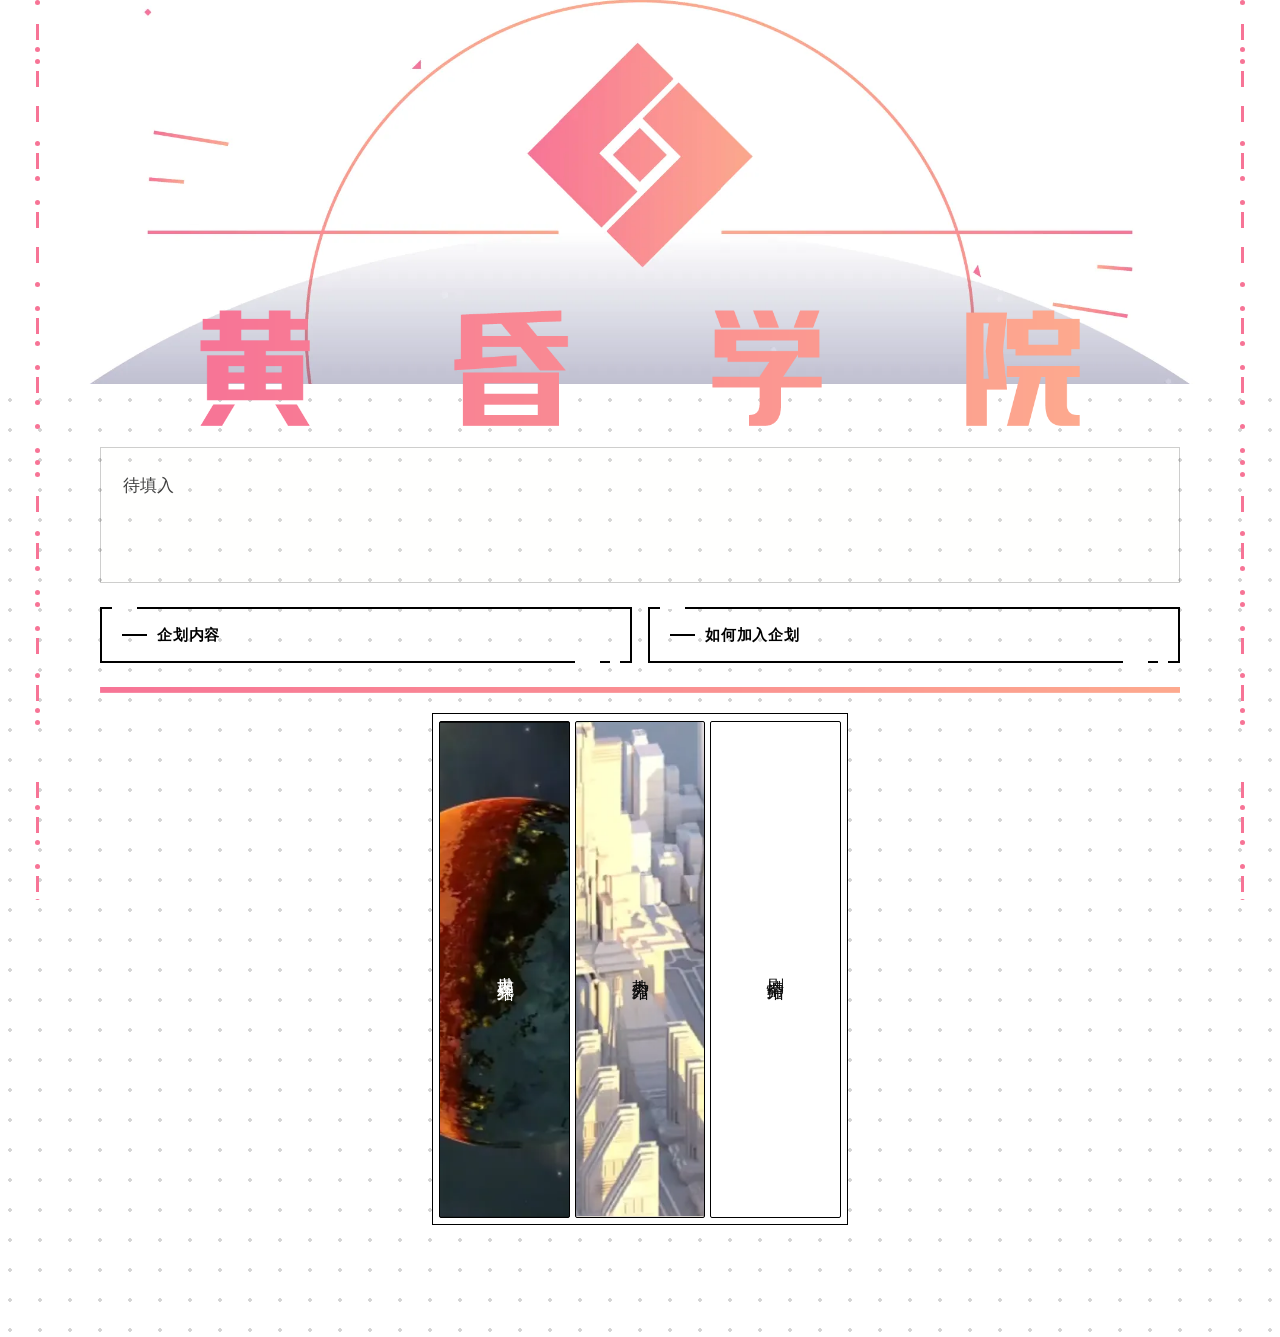
<file: index.html>
<!DOCTYPE html>
<html lang="zh-Hans">
<head>
  <meta charset="utf-8">
  <meta name="viewport" content="width=device-width, initial-scale=1">
  <title>黄昏学院</title>
  <link rel="icon" href="images/background/SCHOOL_ICON.webp" type="image/webp">
  <link rel="apple-touch-icon" href="images/background/SCHOOL_ICON.webp">
  <link rel="stylesheet" href="css/tokens.css">
  <link rel="stylesheet" href="css/base.css">
  <link rel="stylesheet" href="css/home.css">
</head>
<body data-base="." data-page="home">
  <header class="masthead">
    <figure class="banner banner--empty" data-banner>
      <div class="banner__placeholder">
        <span data-bind="home.bannerLabel">横幅待补</span>
      </div>
    </figure>
    <h1 class="masthead__name">
      <img src="images/background/name_ICON.webp" alt="黄昏学院">
    </h1>
    <div class="masthead__panel">
      <section class="intro" aria-label="简介">
        <div class="intro__body" data-bind-paragraphs="home.intro">
          <p>待填入</p>
        </div>
      </section>
      <nav class="masthead__links" aria-label="企划入口">
        <a class="fancy" href="pages/project.html">
          <span class="top-key"></span>
          <span class="text" data-bind="project.title">企划内容</span>
          <span class="bottom-key-1"></span>
          <span class="bottom-key-2"></span>
        </a>
        <a class="fancy" href="pages/join.html">
          <span class="top-key"></span>
          <span class="text" data-bind="join.title">如何加入企划</span>
          <span class="bottom-key-1"></span>
          <span class="bottom-key-2"></span>
        </a>
      </nav>
      <img class="split-line" src="images/background/split_line.webp" alt="" aria-hidden="true">
      <div class="card" role="group" aria-label="介绍入口">
        <div class="card__pane card__pane--world">
          <button type="button" class="card__face" aria-expanded="false">
            <span class="card__label" data-bind="worldview.title">世界观介绍</span>
          </button>
          <p class="card__copy" data-bind="worldview.card">待填入</p>
          <a class="card__detail" href="pages/worldview/index.html" data-bind="ui.detail">详情</a>
        </div>
        <div class="card__pane card__pane--factions">
          <button type="button" class="card__face" aria-expanded="false">
            <span class="card__label" data-bind="factions.title">势力介绍</span>
          </button>
          <p class="card__copy" data-bind="factions.card">待填入</p>
          <a class="card__detail" href="pages/factions/index.html" data-bind="ui.detail">详情</a>
        </div>
        <div class="card__pane">
          <button type="button" class="card__face" aria-expanded="false">
            <span class="card__label" data-bind="story.title">剧情介绍</span>
          </button>
          <p class="card__copy" data-bind="story.card">待填入</p>
          <a class="card__detail" href="pages/story/index.html" data-bind="ui.detail">详情</a>
        </div>
      </div>
    </div>
  </header>
  <script src="content/site.js"></script>
  <script src="js/apply-content.js"></script>
</body>
</html>
</file>
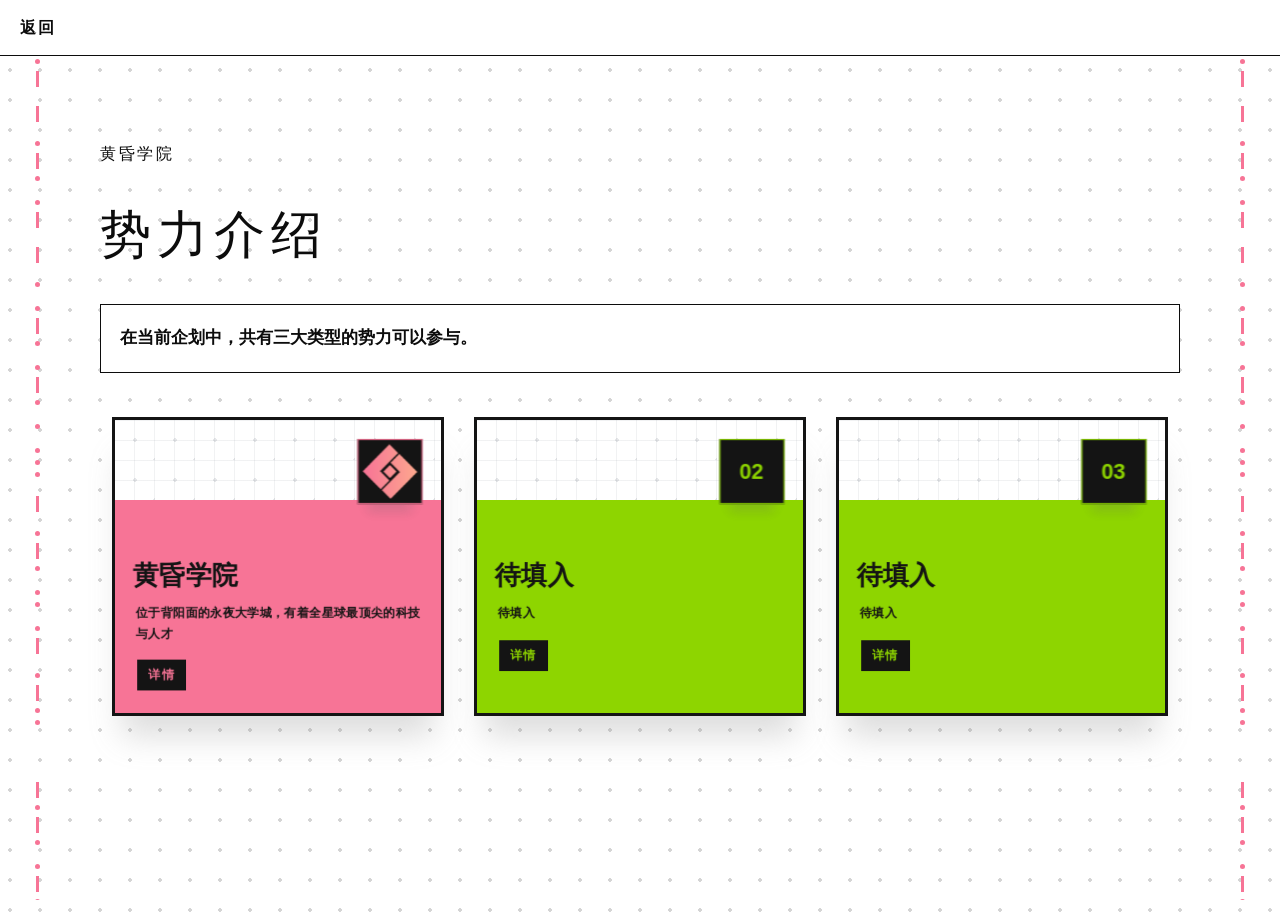
<file: pages/factions/index.html>
<!DOCTYPE html>
<html lang="zh-Hans">
<head>
  <meta charset="utf-8">
  <meta name="viewport" content="width=device-width, initial-scale=1">
  <title>势力介绍 · 黄昏学院</title>
  <link rel="icon" href="../../images/background/SCHOOL_ICON.webp" type="image/webp">
  <link rel="apple-touch-icon" href="../../images/background/SCHOOL_ICON.webp">
  <link rel="stylesheet" href="../../css/tokens.css">
  <link rel="stylesheet" href="../../css/base.css">
  <link rel="stylesheet" href="../../css/page.css">
  <link rel="stylesheet" href="../../css/factions.css">
</head>
<body data-base="../.." data-page="factions" data-back="../../index.html">
  <article class="sheet sheet--wide">
    <p class="sheet__home"><a href="../../index.html" data-bind="name">黄昏学院</a></p>
    <h1 data-bind="factions.title">势力介绍</h1>
    <div class="prose" data-bind-paragraphs="factions.body">
      <p>待填入</p>
    </div>
    <nav class="faction-links" aria-label="三大势力">
      <div class="faction-slot">
        <a class="faction-card faction-card--academy" href="黄昏学院/index.html">
          <div class="faction-card__panel">
            <span class="faction-card__title" data-bind="factions.items.0.title">黄昏学院</span>
            <p class="faction-card__copy" data-bind="factions.items.0.summary">位于背阳面的永夜大学城，有着全星球最顶尖的科技与人才</p>
            <span class="faction-card__more" data-bind="ui.detail">详情</span>
          </div>
          <span class="faction-card__badge">
            <img src="../../images/background/SCHOOL_ICON.webp" alt="">
          </span>
        </a>
      </div>
      <div class="faction-slot">
        <a class="faction-card" href="2/index.html">
          <div class="faction-card__panel">
            <span class="faction-card__title" data-bind="factions.items.1.title">待填入</span>
            <p class="faction-card__copy" data-bind="factions.items.1.summary">待填入</p>
            <span class="faction-card__more" data-bind="ui.detail">详情</span>
          </div>
          <span class="faction-card__badge">
            <span class="faction-card__mark" data-bind="factions.items.1.mark">02</span>
          </span>
        </a>
      </div>
      <div class="faction-slot">
        <a class="faction-card" href="3/index.html">
          <div class="faction-card__panel">
            <span class="faction-card__title" data-bind="factions.items.2.title">待填入</span>
            <p class="faction-card__copy" data-bind="factions.items.2.summary">待填入</p>
            <span class="faction-card__more" data-bind="ui.detail">详情</span>
          </div>
          <span class="faction-card__badge">
            <span class="faction-card__mark" data-bind="factions.items.2.mark">03</span>
          </span>
        </a>
      </div>
    </nav>
  </article>
  <script src="../../content/site.js"></script>
  <script src="../../js/apply-content.js"></script>
</body>
</html>
</file>
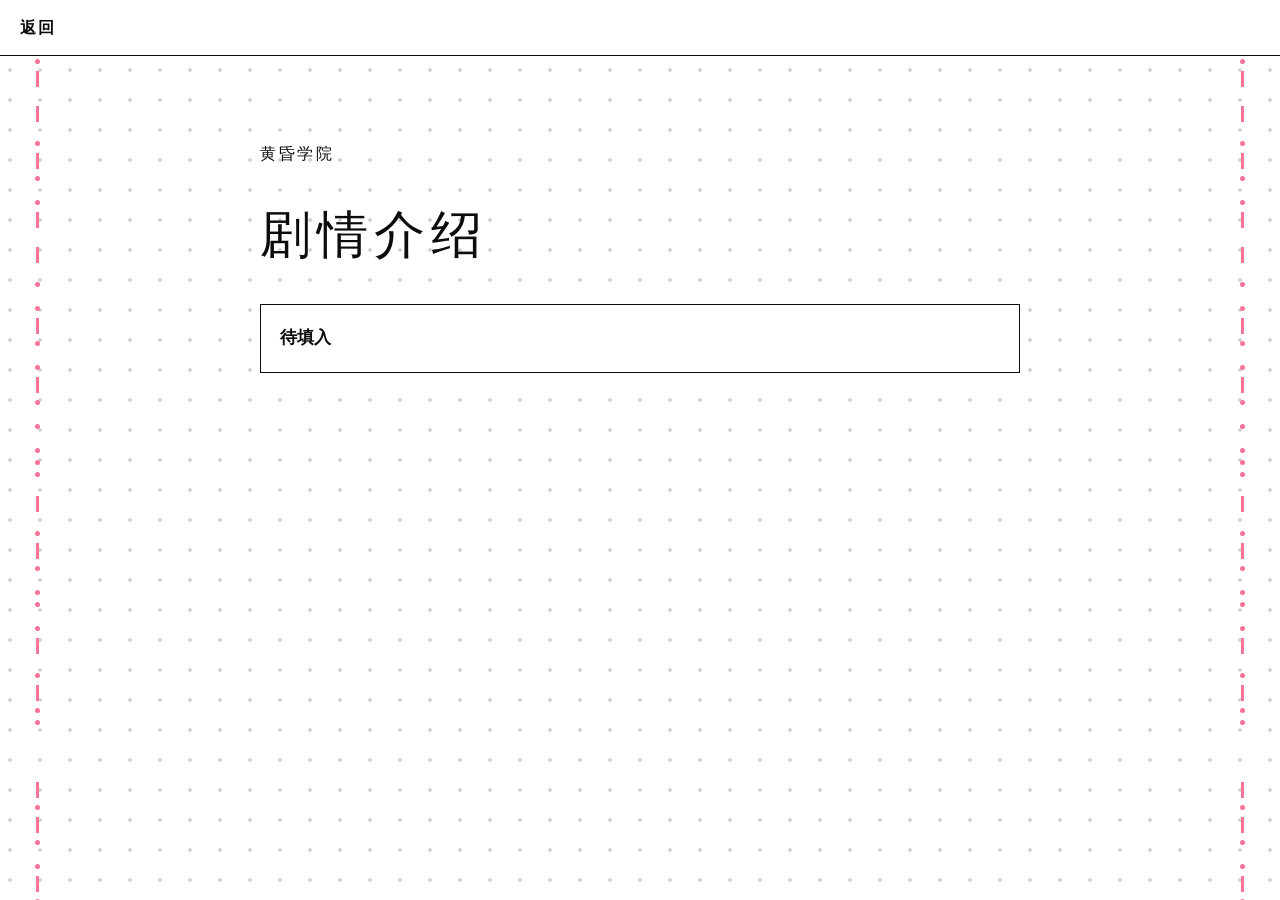
<file: pages/story/index.html>
<!DOCTYPE html>
<html lang="zh-Hans">
<head>
  <meta charset="utf-8">
  <meta name="viewport" content="width=device-width, initial-scale=1">
  <title>剧情介绍 · 黄昏学院</title>
  <link rel="icon" href="../../images/background/SCHOOL_ICON.webp" type="image/webp">
  <link rel="apple-touch-icon" href="../../images/background/SCHOOL_ICON.webp">
  <link rel="stylesheet" href="../../css/tokens.css">
  <link rel="stylesheet" href="../../css/base.css">
  <link rel="stylesheet" href="../../css/page.css">
</head>
<body data-base="../.." data-page="story" data-back="../../index.html">
  <article class="sheet">
    <p class="sheet__home"><a href="../../index.html" data-bind="name">黄昏学院</a></p>
    <h1 data-bind="story.title">剧情介绍</h1>
    <div class="prose" data-bind-paragraphs="story.body">
      <p>待填入</p>
    </div>
  </article>
  <script src="../../content/site.js"></script>
  <script src="../../js/apply-content.js"></script>
</body>
</html>
</file>
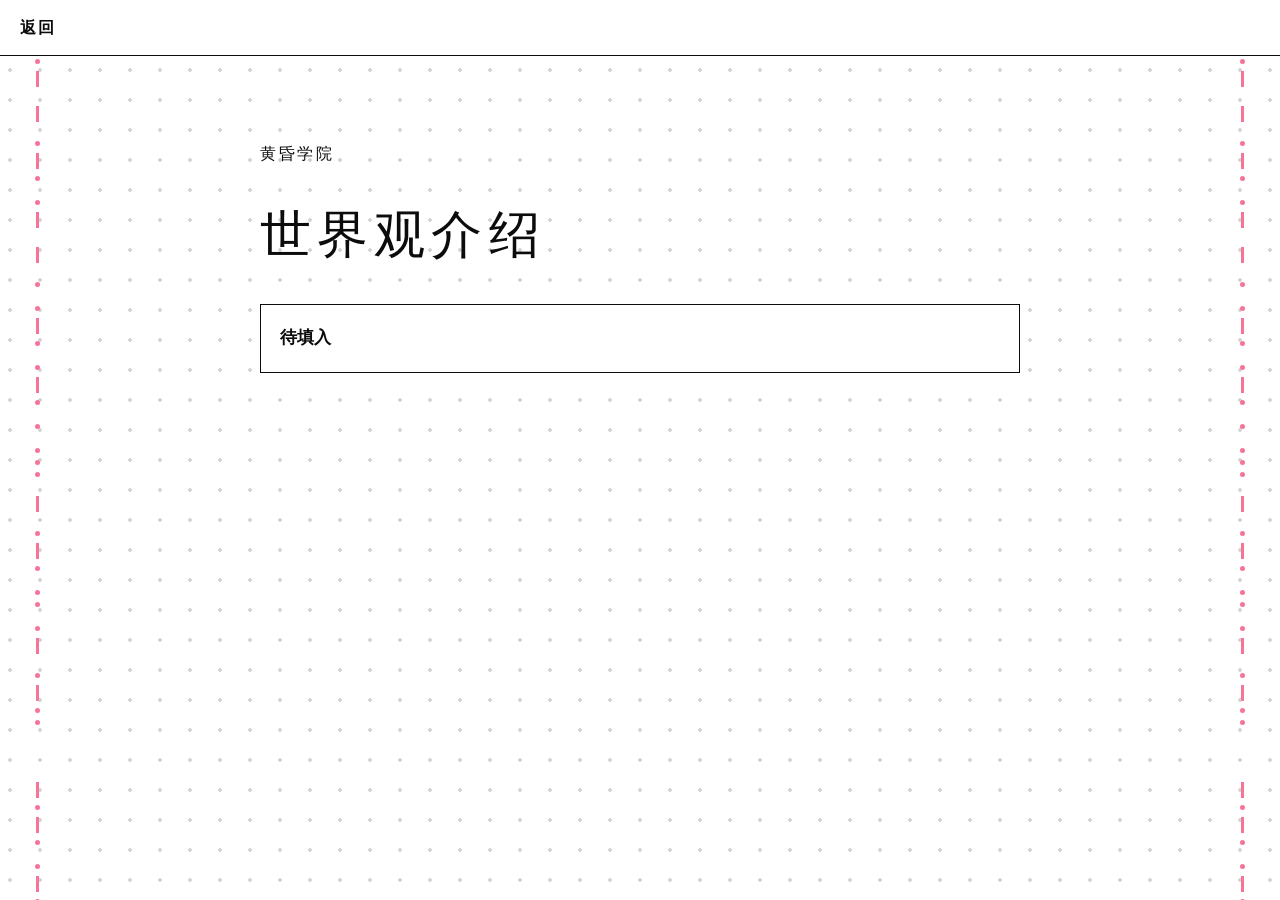
<file: pages/worldview/index.html>
<!DOCTYPE html>
<html lang="zh-Hans">
<head>
  <meta charset="utf-8">
  <meta name="viewport" content="width=device-width, initial-scale=1">
  <title>世界观介绍 · 黄昏学院</title>
  <link rel="icon" href="../../images/background/SCHOOL_ICON.webp" type="image/webp">
  <link rel="apple-touch-icon" href="../../images/background/SCHOOL_ICON.webp">
  <link rel="stylesheet" href="../../css/tokens.css">
  <link rel="stylesheet" href="../../css/base.css">
  <link rel="stylesheet" href="../../css/page.css">
</head>
<body data-base="../.." data-page="worldview" data-back="../../index.html">
  <article class="sheet">
    <p class="sheet__home"><a href="../../index.html" data-bind="name">黄昏学院</a></p>
    <h1 data-bind="worldview.title">世界观介绍</h1>
    <div class="prose" data-bind-paragraphs="worldview.body">
      <p>待填入</p>
    </div>
  </article>
  <script src="../../content/site.js"></script>
  <script src="../../js/apply-content.js"></script>
</body>
</html>
</file>
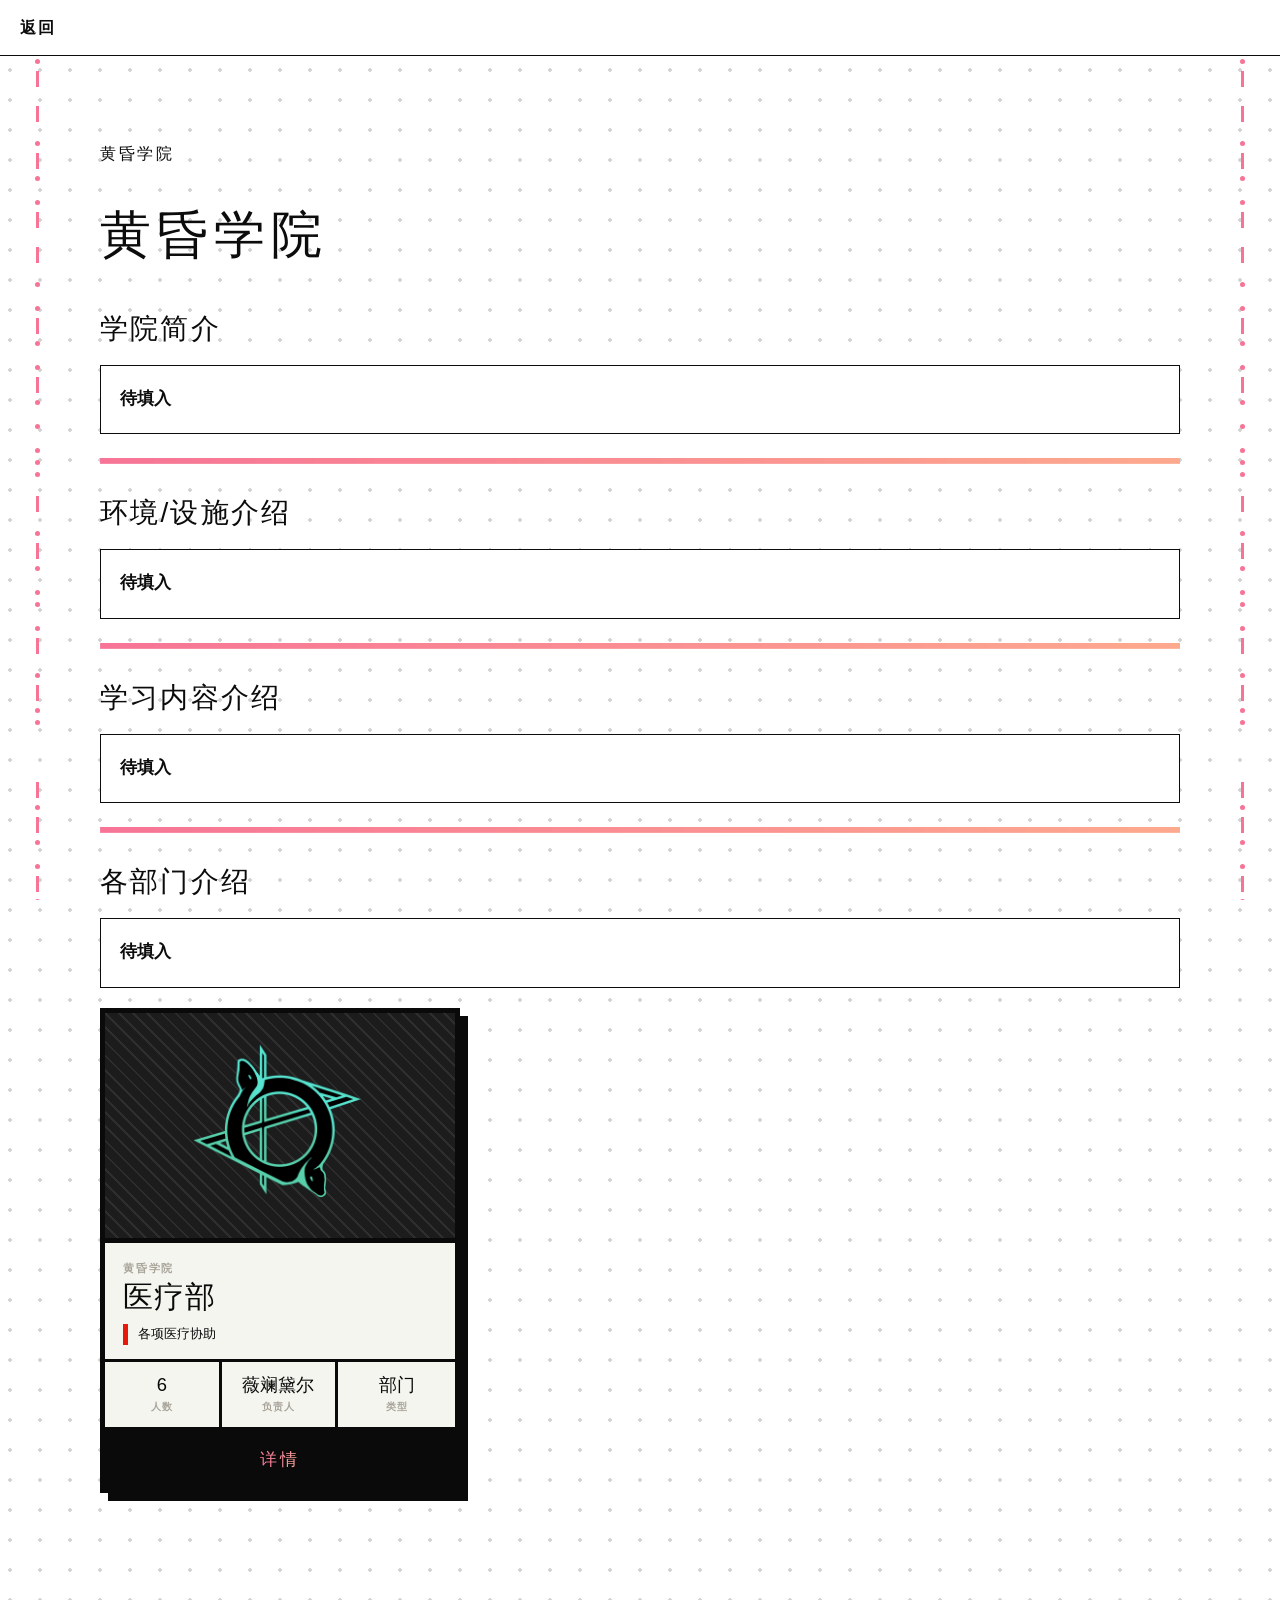
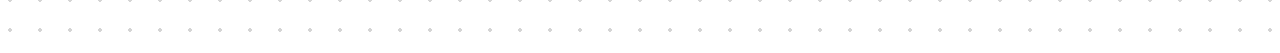
<file: pages/factions/1/index.html>
<!DOCTYPE html>
<html lang="zh-Hans">
<head>
  <meta charset="utf-8">
  <meta http-equiv="refresh" content="0; url=../黄昏学院/index.html">
  <title>黄昏学院</title>
  <link rel="canonical" href="../黄昏学院/index.html">
</head>
<body>
  <p><a href="../黄昏学院/index.html">黄昏学院</a></p>
  <script>location.replace("../黄昏学院/index.html");</script>
</body>
</html>
</file>
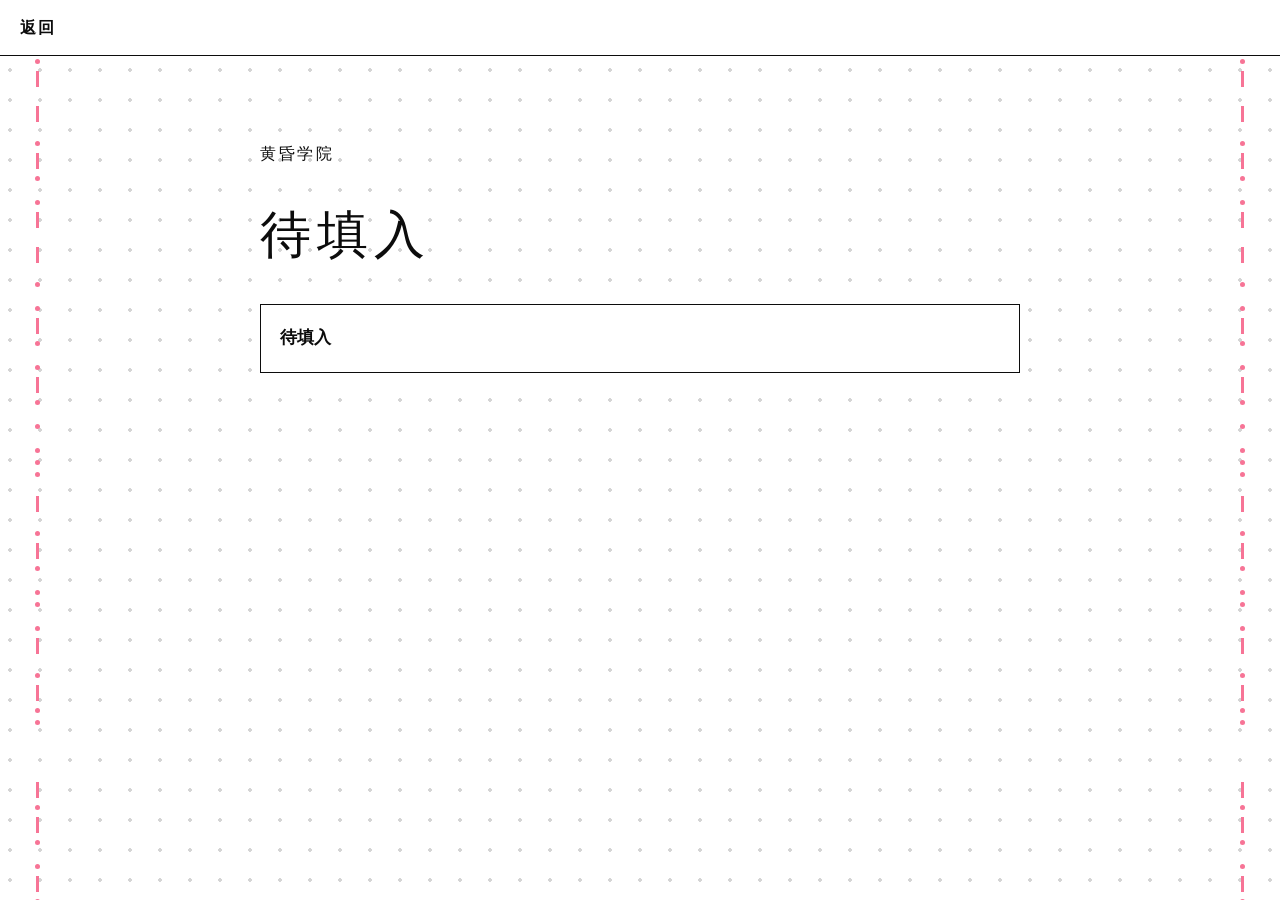
<file: pages/factions/2/index.html>
<!DOCTYPE html>
<html lang="zh-Hans">
<head>
  <meta charset="utf-8">
  <meta name="viewport" content="width=device-width, initial-scale=1">
  <title>待填入 · 黄昏学院</title>
  <link rel="icon" href="../../../images/background/SCHOOL_ICON.webp" type="image/webp">
  <link rel="apple-touch-icon" href="../../../images/background/SCHOOL_ICON.webp">
  <link rel="stylesheet" href="../../../css/tokens.css">
  <link rel="stylesheet" href="../../../css/base.css">
  <link rel="stylesheet" href="../../../css/page.css">
</head>
<body data-base="../../.." data-page="factions" data-title="factions.items.1.title" data-back="../index.html">
  <article class="sheet">
    <p class="sheet__home"><a href="../../../index.html" data-bind="name">黄昏学院</a></p>
    <h1 data-bind="factions.items.1.title">待填入</h1>
    <div class="prose" data-bind-paragraphs="factions.items.1.body">
      <p>待填入</p>
    </div>
  </article>
  <script src="../../../content/site.js"></script>
  <script src="../../../js/apply-content.js"></script>
</body>
</html>
</file>
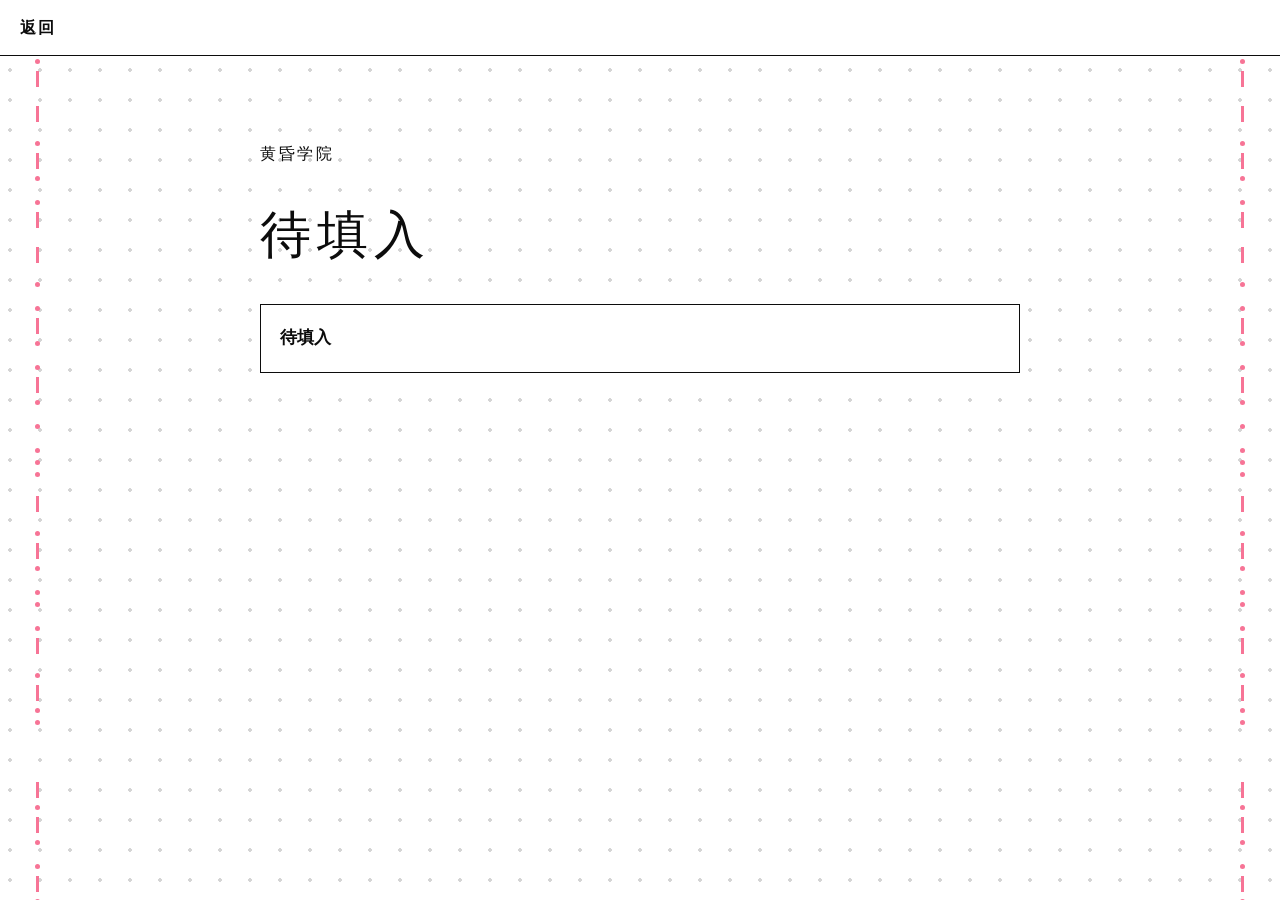
<file: pages/factions/3/index.html>
<!DOCTYPE html>
<html lang="zh-Hans">
<head>
  <meta charset="utf-8">
  <meta name="viewport" content="width=device-width, initial-scale=1">
  <title>待填入 · 黄昏学院</title>
  <link rel="icon" href="../../../images/background/SCHOOL_ICON.webp" type="image/webp">
  <link rel="apple-touch-icon" href="../../../images/background/SCHOOL_ICON.webp">
  <link rel="stylesheet" href="../../../css/tokens.css">
  <link rel="stylesheet" href="../../../css/base.css">
  <link rel="stylesheet" href="../../../css/page.css">
</head>
<body data-base="../../.." data-page="factions" data-title="factions.items.2.title" data-back="../index.html">
  <article class="sheet">
    <p class="sheet__home"><a href="../../../index.html" data-bind="name">黄昏学院</a></p>
    <h1 data-bind="factions.items.2.title">待填入</h1>
    <div class="prose" data-bind-paragraphs="factions.items.2.body">
      <p>待填入</p>
    </div>
  </article>
  <script src="../../../content/site.js"></script>
  <script src="../../../js/apply-content.js"></script>
</body>
</html>
</file>
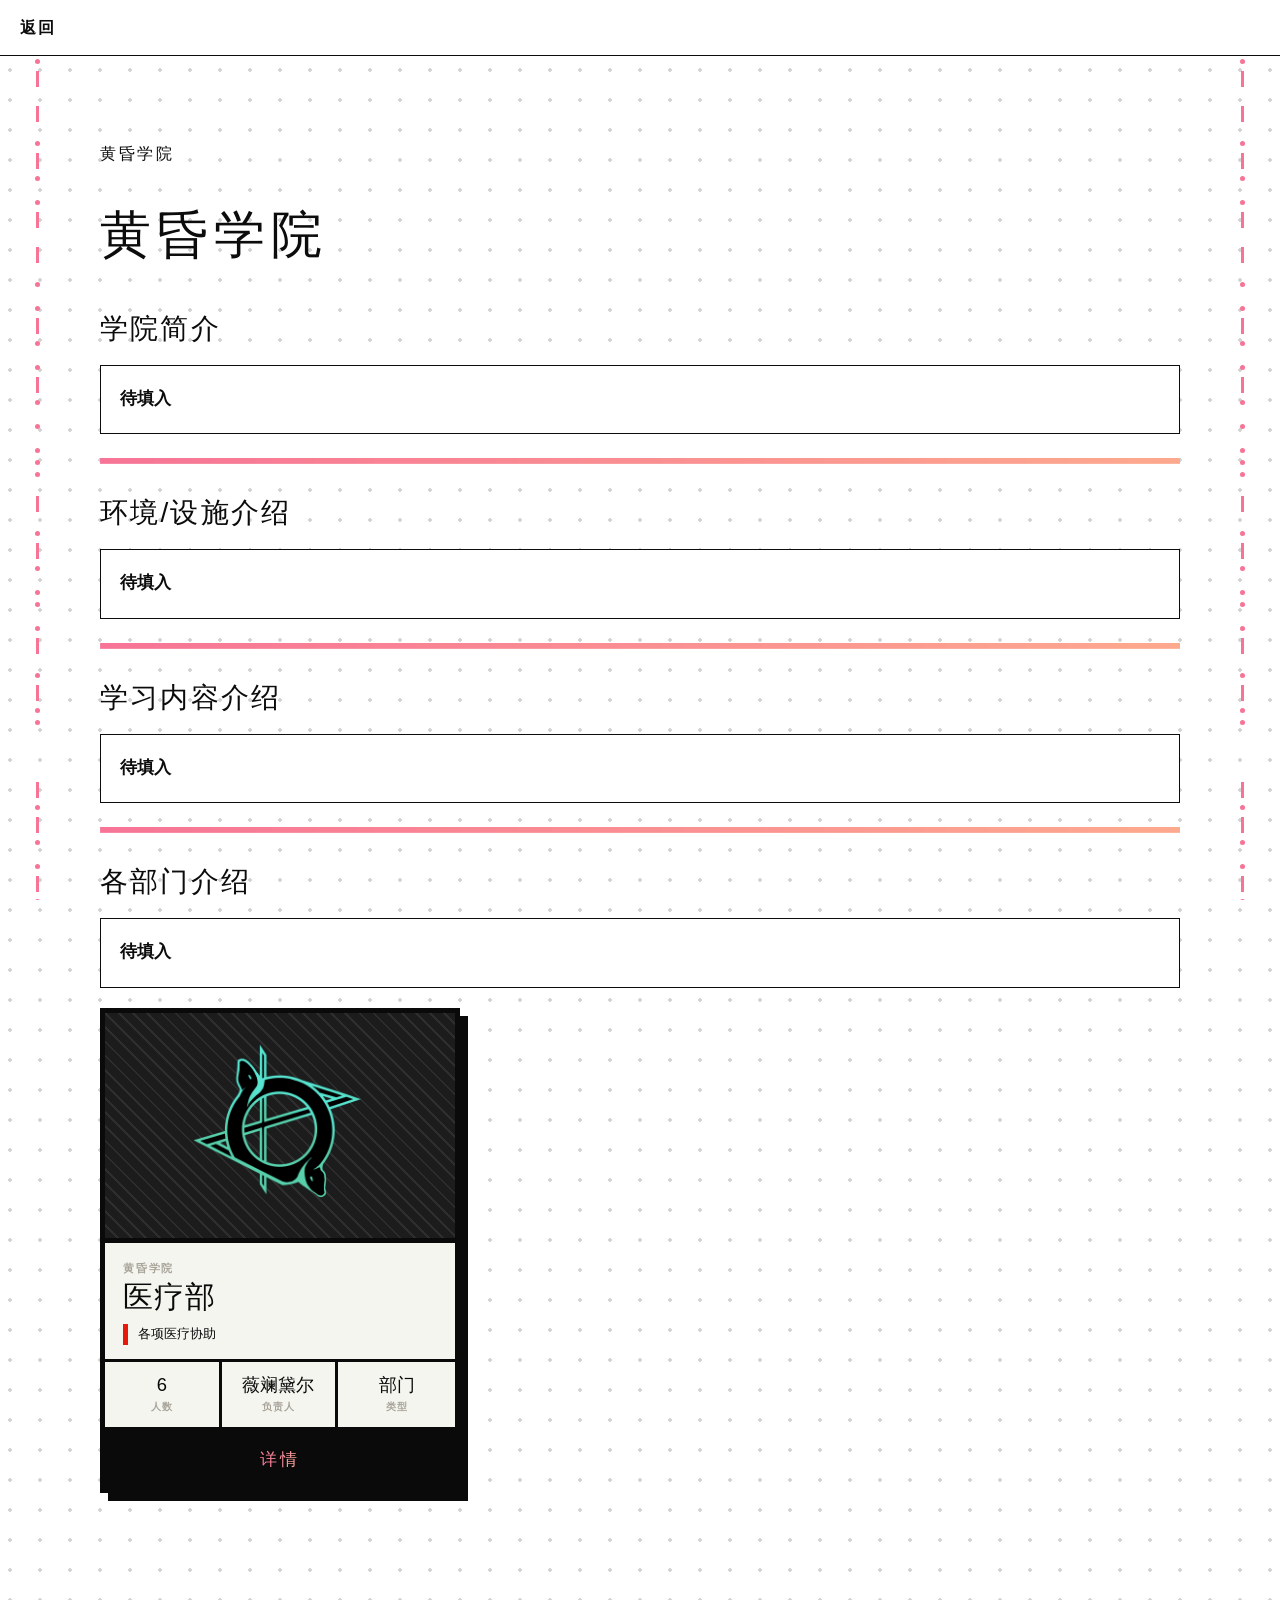
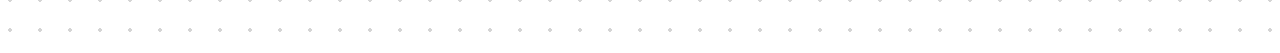
<file: pages/factions/黄昏学院/index.html>
<!DOCTYPE html>
<html lang="zh-Hans">
<head>
  <meta charset="utf-8">
  <meta name="viewport" content="width=device-width, initial-scale=1">
  <title>黄昏学院</title>
  <link rel="icon" href="../../../images/background/SCHOOL_ICON.webp" type="image/webp">
  <link rel="apple-touch-icon" href="../../../images/background/SCHOOL_ICON.webp">
  <link rel="stylesheet" href="../../../css/tokens.css">
  <link rel="stylesheet" href="../../../css/base.css">
  <link rel="stylesheet" href="../../../css/page.css">
  <link rel="stylesheet" href="../../../css/dept.css">
</head>
<body data-base="../../.." data-page="factions" data-title="factions.items.0.title" data-back="../index.html">
  <article class="sheet sheet--wide">
    <p class="sheet__home"><a href="../../../index.html" data-bind="name">黄昏学院</a></p>
    <h1 data-bind="factions.items.0.title">黄昏学院</h1>
    <section>
      <h2 data-bind="factions.items.0.sections.0.title">学院简介</h2>
      <div class="prose" data-bind-paragraphs="factions.items.0.sections.0.body">
        <p>待填入</p>
      </div>
    </section>
    <img class="split-line" src="../../../images/background/split_line.webp" alt="">
    <section>
      <h2 data-bind="factions.items.0.sections.1.title">环境/设施介绍</h2>
      <div class="prose" data-bind-paragraphs="factions.items.0.sections.1.body">
        <p>待填入</p>
      </div>
    </section>
    <img class="split-line" src="../../../images/background/split_line.webp" alt="">
    <section>
      <h2 data-bind="factions.items.0.sections.2.title">学习内容介绍</h2>
      <div class="prose" data-bind-paragraphs="factions.items.0.sections.2.body">
        <p>待填入</p>
      </div>
    </section>
    <img class="split-line" src="../../../images/background/split_line.webp" alt="">
    <section>
      <h2 data-bind="factions.items.0.sections.3.title">各部门介绍</h2>
      <div class="prose" data-bind-paragraphs="factions.items.0.sections.3.body">
        <p>待填入</p>
      </div>
      <nav class="dept-grid" aria-label="各部门" data-card-list="factions.items.0.departments" data-card-logo="images/background/SCHOOL_ICON.webp"></nav>
    </section>
  </article>
  <script src="../../../content/site.js"></script>
  <script src="../../../js/apply-content.js"></script>
</body>
</html>
</file>
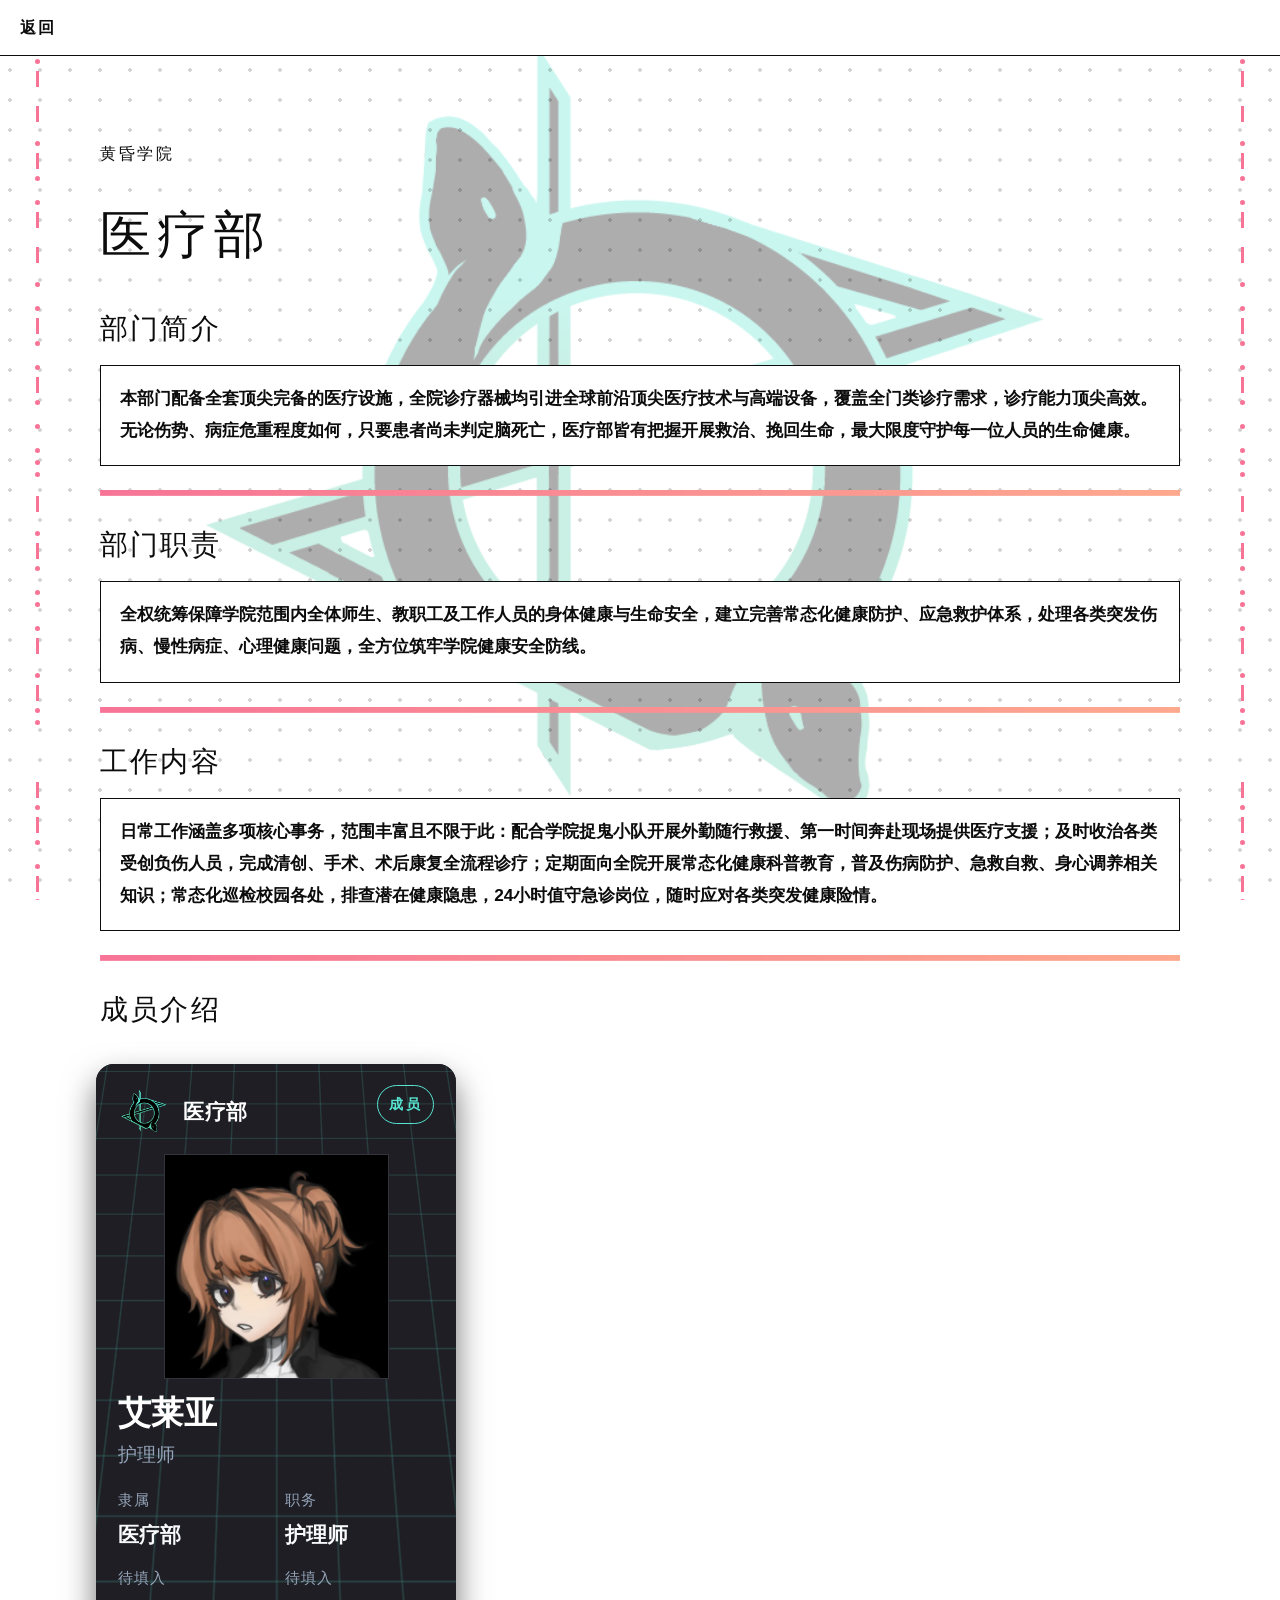
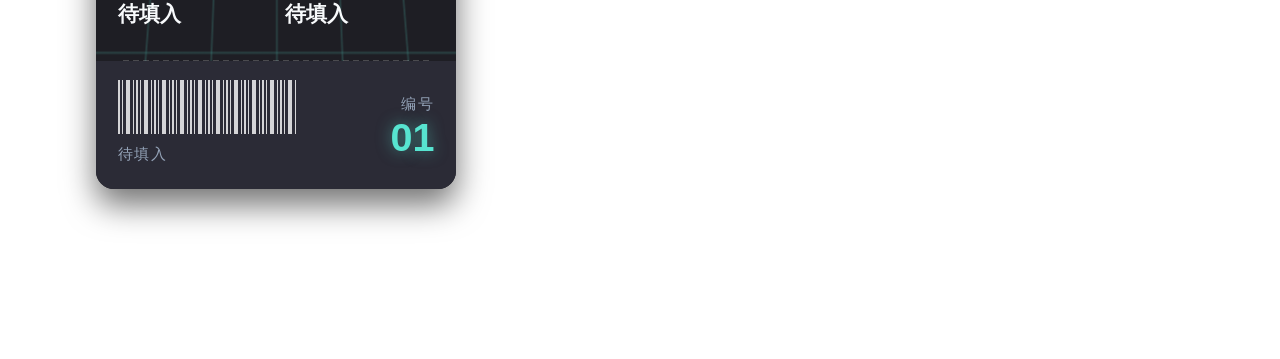
<file: pages/factions/黄昏学院/医疗部门/index.html>
<!DOCTYPE html>
<html lang="zh-Hans">
<head>
  <meta charset="utf-8">
  <meta name="viewport" content="width=device-width, initial-scale=1">
  <title>医疗部 · 黄昏学院</title>
  <link rel="icon" href="../../../../images/background/SCHOOL_ICON.webp" type="image/webp">
  <link rel="apple-touch-icon" href="../../../../images/background/SCHOOL_ICON.webp">
  <link rel="stylesheet" href="../../../../css/tokens.css">
  <link rel="stylesheet" href="../../../../css/base.css">
  <link rel="stylesheet" href="../../../../css/page.css">
  <link rel="stylesheet" href="../../../../css/dept.css">
  <link rel="stylesheet" href="../../../../css/ticket.css">
</head>
<body class="has-dept-logo" data-base="../../../.." data-page="factions" data-title="factions.items.0.departments.0.title" data-back="../index.html">
  <div class="dept-watermark" aria-hidden="true">
    <img src="LOGO.webp" alt="">
  </div>
  <article class="sheet sheet--wide">
    <p class="sheet__home"><a href="../../../../index.html" data-bind="name">黄昏学院</a></p>
    <h1 data-bind="factions.items.0.departments.0.title">医疗部</h1>
    <section>
      <h2 data-bind="factions.items.0.departments.0.sections.0.title">部门简介</h2>
      <div class="prose" data-bind-paragraphs="factions.items.0.departments.0.sections.0.body">
        <p>待填入</p>
      </div>
    </section>
    <img class="split-line" src="../../../../images/background/split_line.webp" alt="">
    <section>
      <h2 data-bind="factions.items.0.departments.0.sections.1.title">部门职责</h2>
      <div class="prose" data-bind-paragraphs="factions.items.0.departments.0.sections.1.body">
        <p>待填入</p>
      </div>
    </section>
    <img class="split-line" src="../../../../images/background/split_line.webp" alt="">
    <section>
      <h2 data-bind="factions.items.0.departments.0.sections.2.title">工作内容</h2>
      <div class="prose" data-bind-paragraphs="factions.items.0.departments.0.sections.2.body">
        <p>待填入</p>
      </div>
    </section>
    <img class="split-line" src="../../../../images/background/split_line.webp" alt="">
    <section data-card-wrap>
      <h2 data-bind="ui.members">成员介绍</h2>
      <div class="prose" data-members-empty>
        <p>待填入</p>
      </div>
      <nav class="ticket-list" aria-label="成员介绍" data-ticket-list="factions.items.0.departments.0.members" data-ticket-logo="pages/factions/黄昏学院/医疗部门/LOGO.webp"></nav>
    </section>
  </article>
  <script src="../../../../content/site.js"></script>
  <script src="../../../../js/apply-content.js"></script>
</body>
</html>
</file>
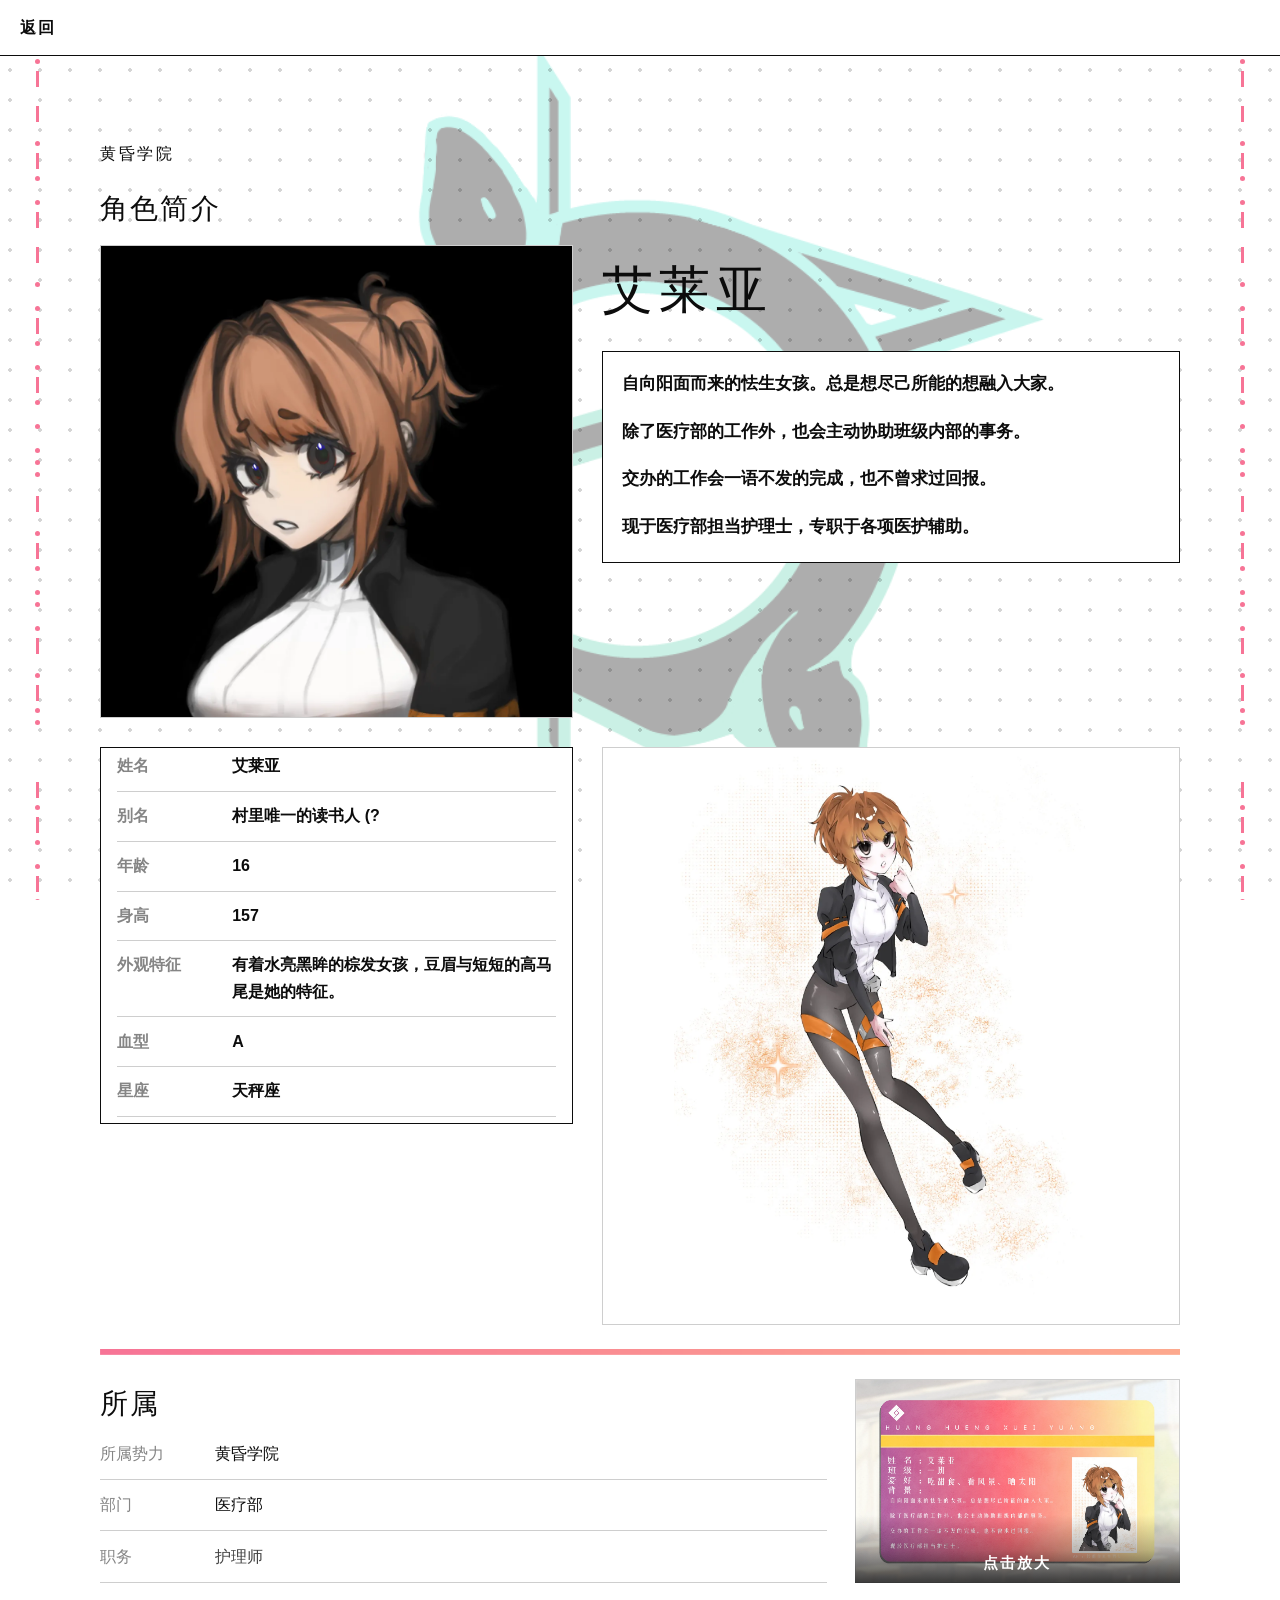
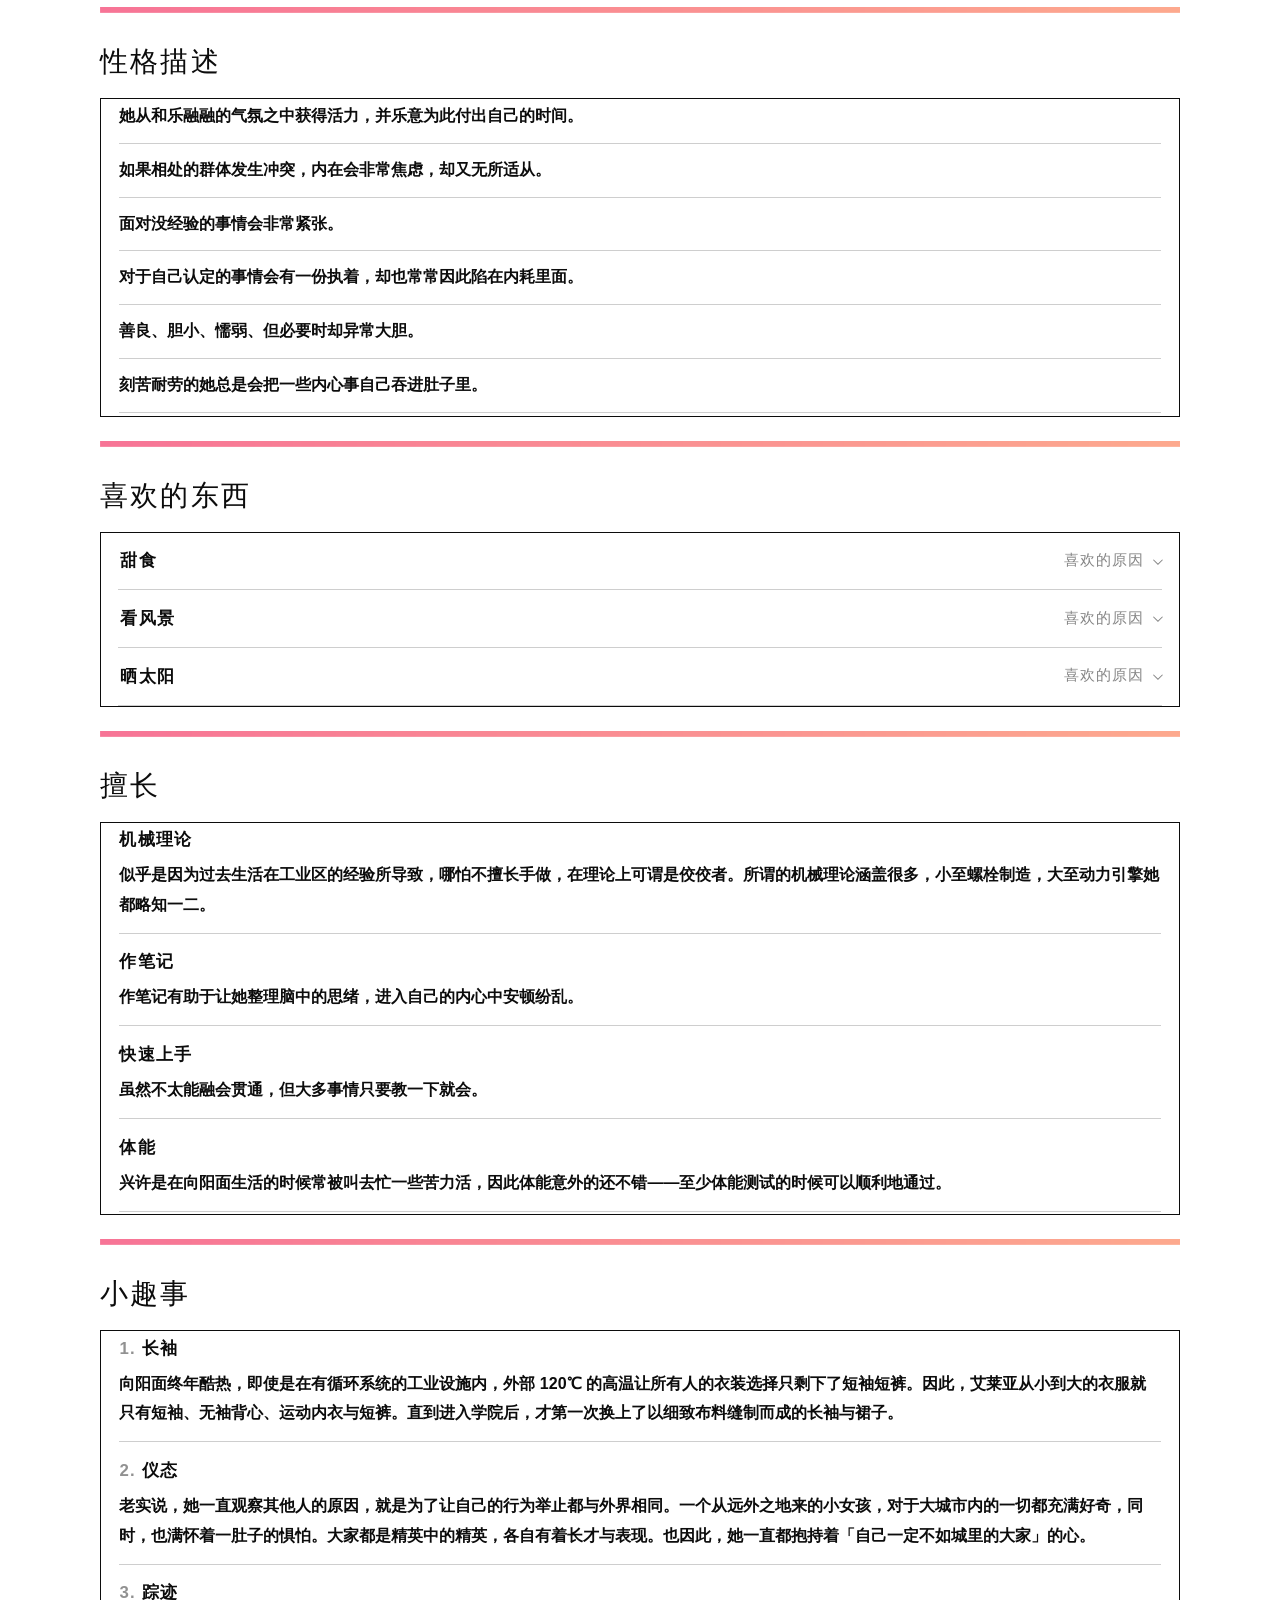
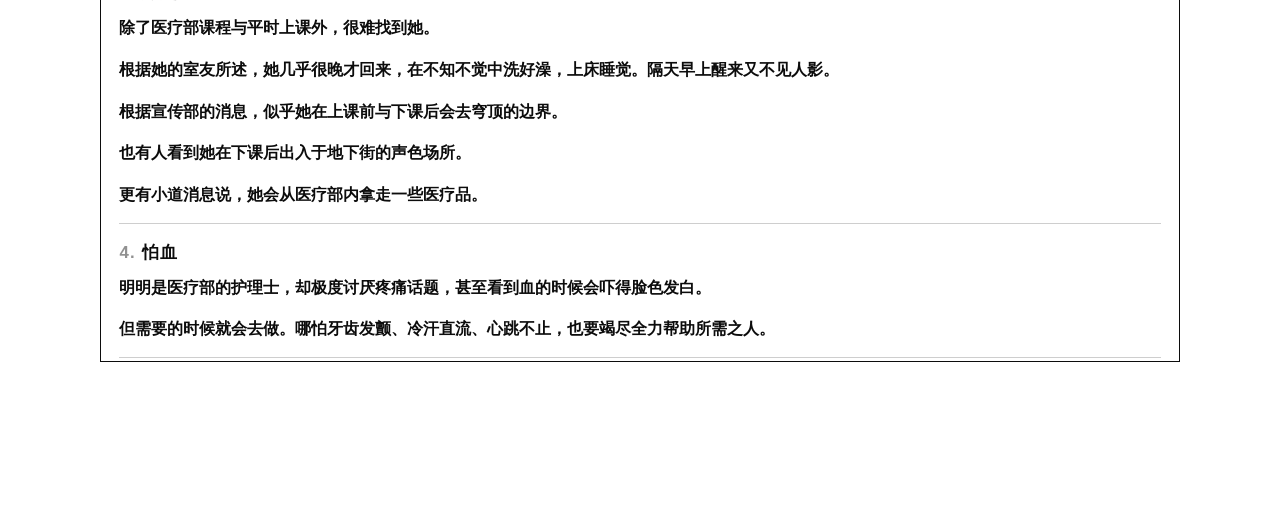
<file: pages/factions/黄昏学院/医疗部门/艾莱亚/index.html>
<!DOCTYPE html>
<html lang="zh-Hans">
<head>
  <meta charset="utf-8">
  <meta name="viewport" content="width=device-width, initial-scale=1">
  <title>艾莱亚 · 黄昏学院</title>
  <link rel="icon" href="../../../../../images/background/SCHOOL_ICON.webp" type="image/webp">
  <link rel="apple-touch-icon" href="../../../../../images/background/SCHOOL_ICON.webp">
  <link rel="stylesheet" href="../../../../../css/tokens.css">
  <link rel="stylesheet" href="../../../../../css/base.css">
  <link rel="stylesheet" href="../../../../../css/page.css">
  <link rel="stylesheet" href="../../../../../css/character.css">
</head>
<body class="has-dept-logo" data-base="../../../../.." data-page="factions" data-title="factions.items.0.departments.0.members.0.title" data-back="../index.html">
  <div class="dept-watermark" aria-hidden="true">
    <img src="../LOGO.webp" alt="">
  </div>
  <article class="sheet sheet--wide">
    <p class="sheet__home"><a href="../../../../../index.html" data-bind="name">黄昏学院</a></p>
    <section>
      <h2 data-bind="ui.profile">角色简介</h2>
      <div class="char-intro">
        <div class="char-intro__top">
          <figure class="char-intro__avatar">
            <img data-src-bind="factions.items.0.departments.0.members.0.head" alt="艾莱亚大头">
          </figure>
          <div class="char-intro__text">
            <h1 data-bind="factions.items.0.departments.0.members.0.title">艾莱亚</h1>
            <div class="prose" data-bind-paragraphs="factions.items.0.departments.0.members.0.intro">
              <p>待填入</p>
            </div>
          </div>
        </div>
        <div class="char-intro__bottom">
          <ul class="char-intro__details" data-bind-facts="factions.items.0.departments.0.members.0.facts"></ul>
          <figure class="char-intro__figure">
            <img data-src-bind="factions.items.0.departments.0.members.0.full" alt="艾莱亚全身">
          </figure>
        </div>
      </div>
    </section>
    <img class="split-line" src="../../../../../images/background/split_line.webp" alt="">
    <section class="char-belong">
      <div class="char-belong__main">
        <h2 data-bind="ui.place">所属</h2>
        <ul class="char-place">
          <li><span class="char-intro__label">所属势力</span><a href="../../index.html" data-bind="factions.items.0.title">黄昏学院</a></li>
          <li><span class="char-intro__label">部门</span><a href="../index.html" data-bind="factions.items.0.departments.0.title">医疗部</a></li>
          <li><span class="char-intro__label">职务</span><span data-bind="factions.items.0.departments.0.members.0.role">护理师</span></li>
        </ul>
      </div>
      <figure class="char-id">
        <button type="button" class="char-id__open">
          <img data-src-bind="factions.items.0.departments.0.members.0.studentId" alt="艾莱亚学生证">
          <span class="char-id__hint" data-bind="ui.zoom">点击放大</span>
        </button>
      </figure>
    </section>
    <img class="split-line" src="../../../../../images/background/split_line.webp" alt="">
    <section>
      <h2 data-bind="ui.traits">性格描述</h2>
      <ul class="char-traits" data-bind-list="factions.items.0.departments.0.members.0.traits"></ul>
    </section>
    <img class="split-line" src="../../../../../images/background/split_line.webp" alt="">
    <section>
      <h2 data-bind="ui.likes">喜欢的东西</h2>
      <div class="char-drawers" id="char-likes" data-bind-drawers="factions.items.0.departments.0.members.0.likes" data-drawer-cue="ui.likeReason"></div>
    </section>
    <img class="split-line" src="../../../../../images/background/split_line.webp" alt="">
    <section>
      <h2 data-bind="ui.skills">擅长</h2>
      <ul class="char-blocks" data-bind-blocks="factions.items.0.departments.0.members.0.skills"></ul>
    </section>
    <img class="split-line" src="../../../../../images/background/split_line.webp" alt="">
    <section>
      <h2 data-bind="ui.anecdotes">小趣事</h2>
      <ol class="char-blocks char-blocks--numbered" data-bind-blocks="factions.items.0.departments.0.members.0.anecdotes"></ol>
    </section>
  </article>
  <script src="../../../../../content/site.js"></script>
  <script src="../../../../../js/apply-content.js"></script>
</body>
</html>
</file>
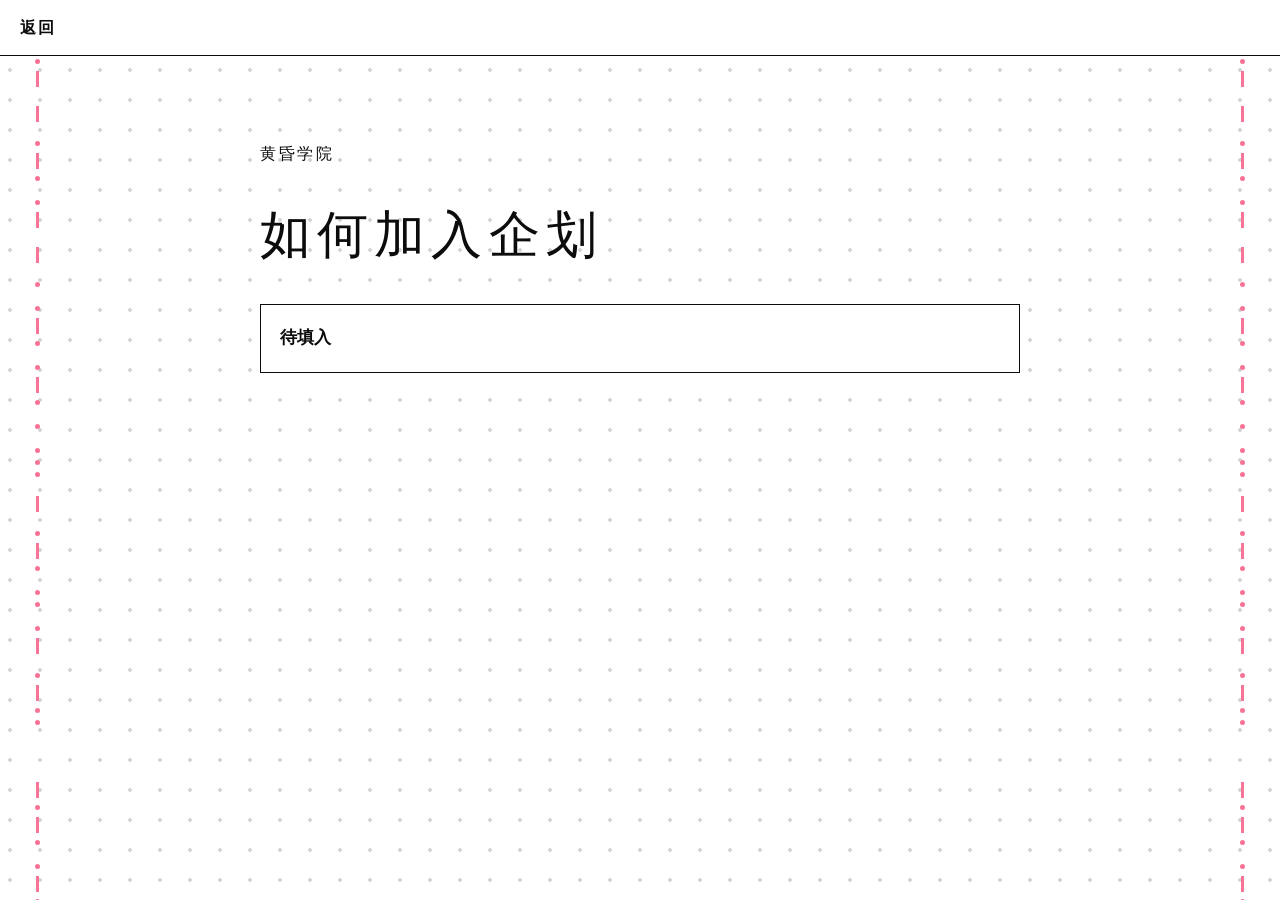
<file: pages/join.html>
<!DOCTYPE html>
<html lang="zh-Hans">
<head>
  <meta charset="utf-8">
  <meta name="viewport" content="width=device-width, initial-scale=1">
  <title>如何加入企划 · 黄昏学院</title>
  <link rel="icon" href="../images/background/SCHOOL_ICON.webp" type="image/webp">
  <link rel="apple-touch-icon" href="../images/background/SCHOOL_ICON.webp">
  <link rel="stylesheet" href="../css/tokens.css">
  <link rel="stylesheet" href="../css/base.css">
  <link rel="stylesheet" href="../css/page.css">
</head>
<body data-base=".." data-page="join" data-back="../index.html">
  <article class="sheet">
    <p class="sheet__home"><a href="../index.html" data-bind="name">黄昏学院</a></p>
    <h1 data-bind="join.title">如何加入企划</h1>
    <div class="prose" data-bind-paragraphs="join.body">
      <p>待填入</p>
    </div>
  </article>
  <script src="../content/site.js"></script>
  <script src="../js/apply-content.js"></script>
</body>
</html>
</file>
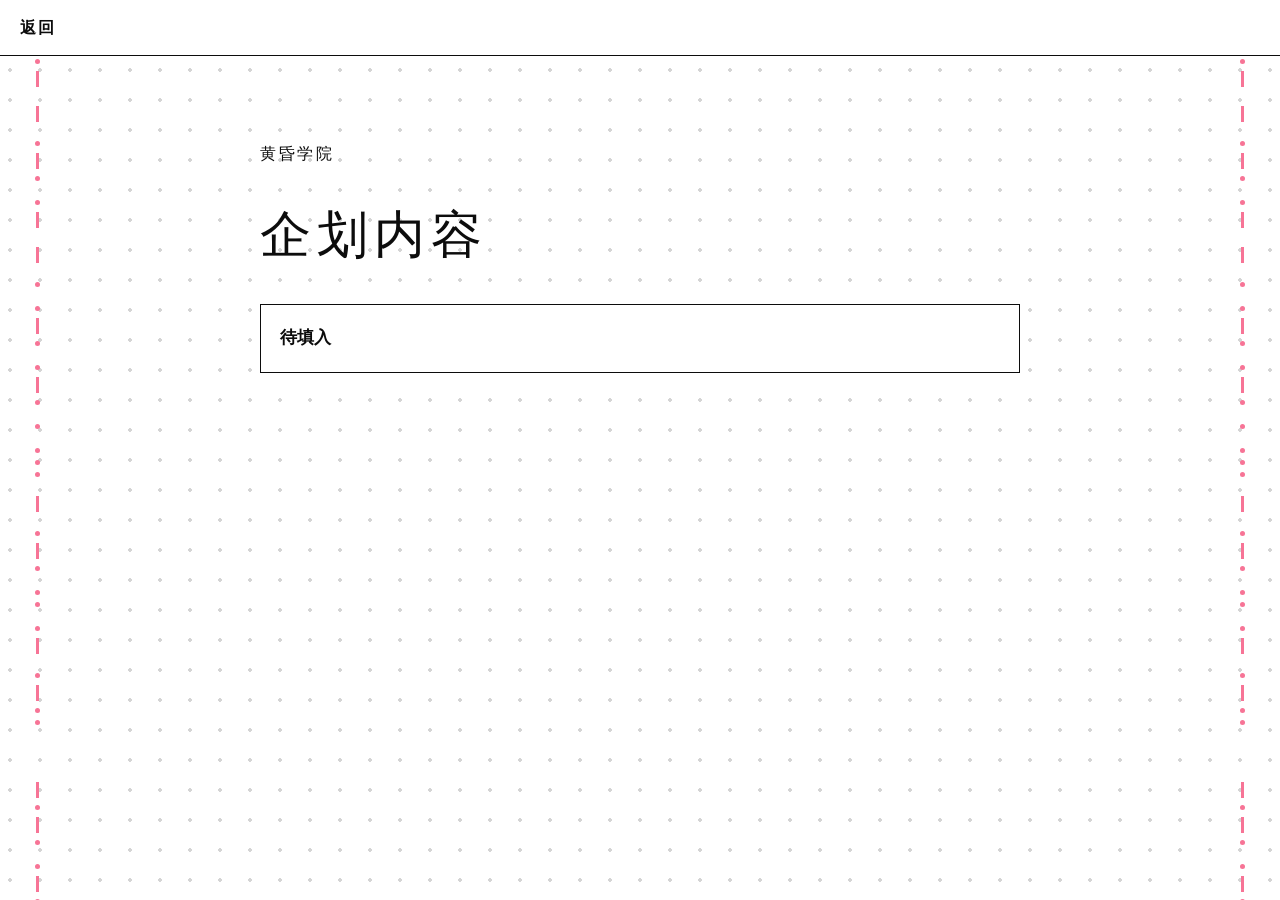
<file: pages/project.html>
<!DOCTYPE html>
<html lang="zh-Hans">
<head>
  <meta charset="utf-8">
  <meta name="viewport" content="width=device-width, initial-scale=1">
  <title>企划内容 · 黄昏学院</title>
  <link rel="icon" href="../images/background/SCHOOL_ICON.webp" type="image/webp">
  <link rel="apple-touch-icon" href="../images/background/SCHOOL_ICON.webp">
  <link rel="stylesheet" href="../css/tokens.css">
  <link rel="stylesheet" href="../css/base.css">
  <link rel="stylesheet" href="../css/page.css">
</head>
<body data-base=".." data-page="project" data-back="../index.html">
  <article class="sheet">
    <p class="sheet__home"><a href="../index.html" data-bind="name">黄昏学院</a></p>
    <h1 data-bind="project.title">企划内容</h1>
    <div class="prose" data-bind-paragraphs="project.body">
      <p>待填入</p>
    </div>
  </article>
  <script src="../content/site.js"></script>
  <script src="../js/apply-content.js"></script>
</body>
</html>
</file>
<file: css/tokens.css>
@font-face {
  font-family: "WDXL Lubrifont SC";
  src: url("../fonts/WD-XLLubrifontSC-Regular.otf") format("opentype");
  font-weight: 400;
  font-style: normal;
  font-display: swap;
}

:root {
  --ink: #0c0c0c;
  --gold: #0c0c0c;
  --gold-dim: rgba(12, 12, 12, 0.2);
  --paper: #0c0c0c;
  --paper-soft: rgba(12, 12, 12, 0.78);
  --display: "SimHei", "黑体", "Microsoft YaHei", "微软雅黑", "PingFang SC", sans-serif;
  --sans: "SimHei", "黑体", "Microsoft YaHei", "微软雅黑", "PingFang SC", sans-serif;
  --masthead: min(1080px, calc(100% - 2.5rem));
}
</file>
<file: css/base.css>
*,
*::before,
*::after {
  box-sizing: border-box;
}

html,
body {
  margin: 0;
  width: 100%;
  max-width: 100%;
  overflow-x: hidden;
}

body {
  min-height: 100vh;
  padding-top: 3.25rem;
  padding-bottom: 7rem;
  font-family: var(--sans);
  color: var(--ink);
  background-color: #ffffff;
  /* From Uiverse.io by Juanes200122 */
  background-image: radial-gradient(rgba(12, 12, 12, 0.171) 2px, transparent 0);
  background-size: 30px 30px;
  background-position: -5px -5px;
  background-repeat: repeat;
  line-height: 1.75;
}

body[data-page="home"] {
  padding-top: 0;
}

a {
  color: inherit;
}

img {
  max-width: 100%;
}

:focus-visible {
  outline: 2px solid var(--gold);
  outline-offset: 3px;
}

.topbar {
  position: fixed;
  top: 0;
  left: 0;
  right: 0;
  z-index: 30;
  display: flex;
  align-items: center;
  min-height: 3.25rem;
  padding: 0.35rem 1.25rem;
  padding-left: max(1.25rem, env(safe-area-inset-left, 0px));
  background: #fff;
  border-bottom: 1.5px solid #0c0c0c;
}

.topbar__back {
  display: inline-flex;
  align-items: center;
  min-height: 2.75rem;
  font-family: var(--sans);
  font-weight: 700;
  letter-spacing: 0.14em;
  text-decoration: none;
  color: #0c0c0c;
}

.topbar__back:hover {
  color: rgba(12, 12, 12, 0.55);
}

.morse {
  position: fixed;
  inset: 0;
  z-index: 6;
  pointer-events: none;
}

.morse__rail {
  position: absolute;
  top: 0;
  bottom: 0;
  width: 8px;
  overflow: hidden;
}

.morse__rail--left {
  left: clamp(1.65rem, 2.6vw, 3rem);
}

.morse__rail--right {
  right: clamp(1.65rem, 2.6vw, 3rem);
}

@media (max-width: 640px) {
  .morse__rail--left {
    left: max(0.3rem, env(safe-area-inset-left, 0px));
  }

  .morse__rail--right {
    right: max(0.3rem, env(safe-area-inset-right, 0px));
  }

  .morse__dot,
  .morse__dash {
    opacity: 0.4;
  }

  .morse__dot {
    width: 3px;
    height: 3px;
  }

  .morse__dash {
    width: 2px;
    height: 10px;
  }
}

.morse__track {
  display: flex;
  flex-direction: column;
  align-items: center;
  animation: morse-rise 28s linear infinite;
}

.morse__rail--right .morse__track {
  animation-delay: -14s;
}

.morse__copy {
  display: flex;
  flex-direction: column;
  align-items: center;
}

.morse__dot,
.morse__dash {
  display: block;
  flex: none;
  margin-bottom: 7px;
  background: #f77496;
}

.morse__dot {
  width: 5px;
  height: 5px;
  border-radius: 50%;
}

.morse__dash {
  width: 3px;
  height: 16px;
}

.morse__gap {
  display: block;
  flex: none;
  width: 3px;
  height: 12px;
}

.morse__word {
  display: block;
  flex: none;
  width: 3px;
  height: 26px;
}

@keyframes morse-rise {
  from {
    transform: translateY(0);
  }
  to {
    transform: translateY(-50%);
  }
}

@media (prefers-reduced-motion: reduce) {
  .morse__track {
    animation: none;
  }
}
</file>
<file: css/home.css>
.masthead {
  width: 100%;
  margin: 0;
  padding: 0;
}

.masthead__panel {
  width: var(--masthead);
  margin: 1.35rem auto 0;
}

.masthead__name {
  position: relative;
  z-index: 1;
  width: 100%;
  max-width: 100%;
  min-width: 0;
  overflow: hidden;
  margin: calc(88vw * 191 / 1448 * -0.5) 0 0;
  padding: 0 0.8rem;
  box-sizing: border-box;
}

.masthead__name img {
  display: block;
  width: 88vw;
  max-width: 880px;
  height: auto;
  margin: 0 auto;
}

.banner {
  width: 100%;
  margin: 0;
  aspect-ratio: 12 / 3.6;
  min-height: 108px;
  border: 0;
  overflow: hidden;
  background: #1a140f;
}

.banner__image {
  display: block;
  width: 100%;
  height: 100%;
  object-fit: cover;
}

.banner__placeholder {
  height: 100%;
  display: grid;
  place-items: center;
  background:
    linear-gradient(180deg, rgba(18, 16, 14, 0.08), rgba(18, 16, 14, 0.5)),
    linear-gradient(180deg, #2a3548 0%, #5c4036 46%, #c47b48 72%, #17130f 100%);
}

.banner__placeholder span {
  font-family: var(--sans);
  font-size: 1.05rem;
  letter-spacing: 0.42em;
  padding-left: 0.42em;
  color: rgba(244, 238, 228, 0.86);
}

.intro {
  min-height: 8.5rem;
  margin-top: 1.15rem;
  padding: 1.35rem 1.4rem 1.15rem;
  border: 1px solid var(--gold-dim);
  background: rgba(244, 238, 228, 0.035);
}

.intro__body p {
  margin: 0 0 0.85em;
  font-size: 1.08rem;
  color: var(--paper-soft);
}

.masthead__links {
  display: grid;
  grid-template-columns: 1fr 1fr;
  gap: 1rem;
  margin-top: 1.5rem;
}

.split-line {
  display: block;
  width: 100%;
  height: auto;
  margin-top: 1.5rem;
}

.card {
  --card-ease: cubic-bezier(0.22, 0.75, 0.2, 1);
  width: min(26rem, 100%);
  max-width: 100%;
  height: 32rem;
  margin: 1.25rem auto 0;
  padding: 0.4em;
  display: grid;
  grid-template-columns: 1fr 1fr 1fr;
  gap: 5px;
  box-sizing: border-box;
  background: #fff;
  border: 1px solid #000;
  transition:
    width 0.85s var(--card-ease),
    grid-template-columns 0.85s var(--card-ease);
}

.card.is-live {
  width: 100%;
}

.card:has(.card__pane:nth-child(1).is-open) {
  grid-template-columns: 8fr 1fr 1fr;
}

.card:has(.card__pane:nth-child(2).is-open) {
  grid-template-columns: 1fr 8fr 1fr;
}

.card:has(.card__pane:nth-child(3).is-open) {
  grid-template-columns: 1fr 1fr 8fr;
}

.card__pane {
  position: relative;
  min-width: 2.75rem;
  display: flex;
}

.card__face {
  flex: 1;
  min-width: 0;
  margin: 0;
  padding: 0.5em;
  border: 1px solid #000;
  border-radius: 2px;
  background: #fff;
  color: #0c0c0c;
  font-family: var(--sans);
  font-size: 1.05rem;
  letter-spacing: 0.12em;
  cursor: pointer;
  display: flex;
  justify-content: center;
  align-items: center;
  overflow: hidden;
}

.card__pane--world .card__face {
  background: #0c0c0c url("../images/worldview/world_cover.webp") center / cover no-repeat;
  color: #fff;
}

.card__pane--factions .card__face {
  background: #e6e1d8 url("../images/factions/POWER.webp") center / cover no-repeat;
  color: #0c0c0c;
}

.card__label {
  display: inline-block;
  white-space: nowrap;
  writing-mode: vertical-rl;
}

.card__pane.is-open .card__face {
  align-items: flex-start;
  justify-content: flex-start;
  padding: 0.95rem 0.95rem 3.4rem;
}

.card__pane.is-open .card__label {
  writing-mode: horizontal-tb;
}

.card__copy {
  display: none;
  position: absolute;
  left: 0.95rem;
  top: 50%;
  z-index: 1;
  width: min(16rem, calc(100% - 2.2rem));
  margin: 0;
  transform: translateY(-50%);
  text-align: left;
  font-family: var(--sans);
  font-size: 0.95rem;
  line-height: 1.7;
  letter-spacing: 0.04em;
  pointer-events: none;
  white-space: pre-wrap;
}

.card__pane.is-open .card__copy {
  display: block;
}

.card__pane--world .card__copy {
  color: #fff;
}

.card__detail {
  position: absolute;
  right: 0.45rem;
  bottom: 0.45rem;
  z-index: 1;
  box-sizing: border-box;
  display: inline-flex;
  align-items: center;
  justify-content: center;
  min-width: 2.75rem;
  min-height: 2.75rem;
  padding: 0.35em 0.75em;
  border: 1px solid #000;
  background: #fff;
  color: #0c0c0c;
  font-family: var(--sans);
  font-size: 0.95rem;
  letter-spacing: 0.12em;
  line-height: 1.2;
  text-decoration: none;
  opacity: 0;
  visibility: hidden;
  pointer-events: none;
  transform: translateY(0.4rem);
  transition:
    opacity 0.28s var(--card-ease),
    transform 0.28s var(--card-ease),
    visibility 0.28s;
}

.card__pane.is-typed .card__detail {
  opacity: 1;
  visibility: visible;
  pointer-events: auto;
  transform: translateY(0);
}

.card__detail:hover {
  background: #000;
  color: #fff;
}

.fancy {
  background-color: transparent;
  border: 2px solid #000;
  border-radius: 0;
  box-sizing: border-box;
  color: #fff;
  cursor: pointer;
  display: block;
  width: 100%;
  font-family: var(--sans);
  font-weight: 700;
  letter-spacing: 0.05em;
  margin: 0;
  outline: none;
  overflow: visible;
  padding: 1.25em 2em;
  position: relative;
  text-align: center;
  text-decoration: none;
  text-transform: none;
  transition: all 0.3s ease-in-out;
  user-select: none;
  font-size: 13px;
}

.fancy::before {
  content: " ";
  width: 1.5625rem;
  height: 2px;
  background: black;
  top: 50%;
  left: 1.5em;
  position: absolute;
  transform: translateY(-50%);
  transform-origin: center;
  transition: background 0.3s linear, width 0.3s linear;
}

.fancy .text {
  font-size: 1.125em;
  line-height: 1.33333em;
  padding-left: 2em;
  display: block;
  text-align: left;
  transition: all 0.3s ease-in-out;
  text-transform: none;
  text-decoration: none;
  color: black;
}

.fancy .top-key {
  height: 2px;
  width: 1.5625rem;
  top: -2px;
  left: 0.625rem;
  position: absolute;
  background: #ffffff;
  transition: width 0.5s ease-out, left 0.3s ease-out;
}

.fancy .bottom-key-1 {
  height: 2px;
  width: 1.5625rem;
  right: 1.875rem;
  bottom: -2px;
  position: absolute;
  background: #ffffff;
  transition: width 0.5s ease-out, right 0.3s ease-out;
}

.fancy .bottom-key-2 {
  height: 2px;
  width: 0.625rem;
  right: 0.625rem;
  bottom: -2px;
  position: absolute;
  background: #ffffff;
  transition: width 0.5s ease-out, right 0.3s ease-out;
}

.fancy:hover {
  color: white;
  background: black;
}

.fancy:hover::before {
  width: 0.9375rem;
  background: white;
}

.fancy:hover .text {
  color: white;
  padding-left: 1.5em;
}

.fancy:hover .top-key {
  left: -2px;
  width: 0;
}

.fancy:hover .bottom-key-1,
.fancy:hover .bottom-key-2 {
  right: 0;
  width: 0;
}

@media (max-width: 640px) {
  .masthead__links {
    grid-template-columns: 1fr;
  }
}

@media (prefers-reduced-motion: reduce) {
  .card,
  .card__pane,
  .card__detail {
    transition: none;
  }
}
</file>
<file: css/page.css>
.sheet {
  position: relative;
  z-index: 2;
  width: min(760px, calc(100% - 2.5rem));
  margin: 0 auto;
  padding: clamp(2.5rem, 8vh, 4.5rem) 0 3rem;
}

html:has(.has-dept-logo) {
  background: #fff;
}

.has-dept-logo {
  background: none;
}

.has-dept-logo::before {
  content: "";
  position: fixed;
  inset: 0;
  z-index: 1;
  pointer-events: none;
  background-color: transparent;
  background-image: radial-gradient(rgba(12, 12, 12, 0.171) 2px, transparent 0);
  background-size: 30px 30px;
  background-position: -5px -5px;
  background-repeat: repeat;
}

.dept-watermark {
  position: fixed;
  inset: 0;
  z-index: 0;
  display: flex;
  align-items: center;
  justify-content: center;
  overflow: hidden;
  pointer-events: none;
}

.dept-watermark img {
  width: min(108vh, 62rem);
  max-width: 118vw;
  height: auto;
  opacity: 0.32;
  mix-blend-mode: screen;
}

.sheet--wide {
  width: min(1080px, calc(100% - 4rem));
}

.sheet--wide .prose {
  max-width: none;
}

.sheet__home a {
  font-family: var(--display);
  letter-spacing: 0.16em;
  text-decoration: none;
  color: var(--gold);
}

.sheet__home a:hover {
  color: var(--paper);
}

.sheet h1 {
  margin: 1.4rem 0 1.5rem;
  font-family: var(--display);
  font-size: clamp(2.2rem, 5vw, 3.2rem);
  font-weight: 400;
  letter-spacing: 0.12em;
}

.sheet h2 {
  margin: 0 0 0.75rem;
  font-family: var(--display);
  font-size: clamp(1.35rem, 3vw, 1.75rem);
  font-weight: 400;
  letter-spacing: 0.08em;
}

.split-line {
  display: block;
  width: 100%;
  height: auto;
  margin: 1.5rem 0;
}

.prose {
  padding: 1.05rem 1.2rem 0.2rem;
  border: 1.5px solid #0c0c0c;
  background: #fff;
}

.prose p {
  margin: 0 0 0.9em;
  font-size: 1.08rem;
  font-weight: 700;
  line-height: 1.85;
  color: #0c0c0c;
}
</file>
<file: css/factions.css>
.faction-links {
  display: grid;
  grid-template-columns: repeat(3, minmax(0, 1fr));
  gap: 0.35rem;
  margin-top: 1.5rem;
  align-items: stretch;
}

.faction-slot {
  position: relative;
  display: flex;
  min-width: 0;
  padding: 20px 12px 42px;
  perspective: 1000px;
}

.faction-slot:hover,
.faction-slot:focus-within {
  z-index: 2;
}

.faction-card {
  --faction-fill: #8ed500;
  --faction-ink: #141414;
  position: relative;
  display: flex;
  flex-direction: column;
  flex: 1;
  width: 100%;
  padding-top: 80px;
  border: 3px solid var(--faction-ink);
  transform-style: preserve-3d;
  background-color: #fff;
  background-image:
    repeating-linear-gradient(
      0deg,
      transparent,
      transparent 19px,
      rgba(75, 85, 99, 0.08) 19px,
      rgba(75, 85, 99, 0.08) 20px,
      transparent 20px,
      transparent 39px,
      rgba(75, 85, 99, 0.08) 39px,
      rgba(75, 85, 99, 0.08) 40px
    ),
    repeating-linear-gradient(
      90deg,
      transparent,
      transparent 19px,
      rgba(75, 85, 99, 0.08) 19px,
      rgba(75, 85, 99, 0.08) 20px,
      transparent 20px,
      transparent 39px,
      rgba(75, 85, 99, 0.08) 39px,
      rgba(75, 85, 99, 0.08) 40px
    ),
    radial-gradient(circle at 20px 20px, rgba(55, 65, 81, 0.12) 2px, transparent 2px),
    radial-gradient(circle at 40px 40px, rgba(55, 65, 81, 0.12) 2px, transparent 2px);
  background-size: 40px 40px, 40px 40px, 40px 40px, 40px 40px;
  background-position: 0 0, 0 0, 0 0, 0 0;
  box-shadow: rgba(142, 142, 142, 0.3) 0 30px 30px -10px;
  color: var(--faction-ink);
  text-decoration: none;
  transition: background-position 0.5s ease-in-out, transform 0.5s ease-in-out;
}

.faction-card--academy {
  --faction-fill: #f77496;
}

.faction-card__panel {
  flex: 1;
  background: var(--faction-fill);
  padding: 60px 25px 25px;
  transform-style: preserve-3d;
  transition: transform 0.5s ease-in-out;
}

.faction-card__title {
  display: inline-block;
  max-width: 100%;
  color: #141414;
  font-size: 25px;
  font-weight: 900;
  line-height: 1.25;
  transition: transform 0.5s ease-in-out;
  transform: translate3d(0, 0, 50px);
}

.faction-card__copy {
  margin: 10px 0 0;
  font-size: 12px;
  font-weight: 700;
  line-height: 1.6;
  color: #141414;
  transition: transform 0.5s ease-in-out;
  transform: translate3d(0, 0, 30px);
}

.faction-card__more {
  display: inline-block;
  margin-top: 1rem;
  padding: 0.5rem 0.7rem;
  background: var(--faction-ink);
  color: var(--faction-fill);
  font-size: 12px;
  font-weight: 900;
  letter-spacing: 0.08em;
  line-height: 1.2;
  transition: transform 0.5s ease-in-out;
  transform: translate3d(0, 0, 20px);
}

.faction-card__badge {
  position: absolute;
  top: 30px;
  right: 30px;
  display: flex;
  align-items: center;
  justify-content: center;
  width: 60px;
  height: 60px;
  padding: 10px;
  border: 1px solid var(--faction-fill);
  background: var(--faction-ink);
  box-shadow: rgba(100, 100, 111, 0.2) 0 17px 10px -10px;
  transform: translate3d(0, 0, 80px);
}

.faction-card__mark {
  color: var(--faction-fill);
  font-size: 20px;
  font-weight: 900;
  line-height: 1;
  text-align: center;
}

.faction-card__badge:has(img) {
  padding: 4px;
}

.faction-card__badge img {
  display: block;
  width: 100%;
  height: 100%;
  object-fit: contain;
}

@media (hover: hover) and (pointer: fine) {
  .faction-card:hover {
    background-position:
      -100px 100px,
      -100px 100px,
      -100px 100px,
      -100px 100px;
    transform: rotate3d(0.5, 1, 0, 30deg);
  }

  .faction-card__title:hover {
    transform: translate3d(0, 0, 60px);
  }

  .faction-card__copy:hover {
    transform: translate3d(0, 0, 60px);
  }

  .faction-card__more:hover {
    transform: translate3d(0, 0, 60px);
  }
}

@media (max-width: 960px) {
  .faction-links {
    grid-template-columns: 1fr;
    justify-items: center;
  }

  .faction-slot {
    width: min(100%, 340px);
  }
}

@media (prefers-reduced-motion: reduce) {
  .faction-card,
  .faction-card__panel,
  .faction-card__title,
  .faction-card__copy,
  .faction-card__more,
  .faction-card__badge {
    transition: none;
    transform: none;
  }
}
</file>
<file: css/dept.css>
.dept-grid {
  display: grid;
  grid-template-columns: repeat(auto-fit, minmax(260px, 360px));
  gap: 1.6rem 1.4rem;
  margin-top: 1.25rem;
  justify-content: start;
}

.card-profile {
  --prof-paper: #f5f5f0;
  --prof-ink: #0a0a0a;
  --prof-accent: #f5e642;
  --prof-photo: #f5e642;
  --prof-mark: #e8180a;
  --prof-status: #00e060;
  display: flex;
  flex-direction: column;
  width: 100%;
  max-width: 360px;
  background: var(--prof-paper);
  border: 5px solid var(--prof-ink);
  box-shadow: 8px 8px 0 var(--prof-ink);
  position: relative;
  overflow: hidden;
  color: var(--prof-ink);
  text-decoration: none;
}

.prof-photo {
  height: 230px;
  background: var(--prof-photo);
  border-bottom: 5px solid var(--prof-ink);
  position: relative;
  overflow: hidden;
  display: flex;
  align-items: flex-end;
}

.prof-photo::before {
  content: "";
  position: absolute;
  inset: 0;
  background: repeating-linear-gradient(
    45deg,
    transparent 0,
    transparent 8px,
    var(--prof-hatch, rgba(255, 255, 255, 0.08)) 8px,
    var(--prof-hatch, rgba(255, 255, 255, 0.08)) 10px
  );
}

.prof-logo {
  position: absolute;
  top: 50%;
  left: 50%;
  z-index: 0;
  width: auto;
  height: 86%;
  max-width: 86%;
  transform: translate(-50%, -50%);
  object-fit: contain;
  pointer-events: none;
}

.prof-photo-num {
  position: absolute;
  right: -8px;
  bottom: -10px;
  font-family: var(--display);
  font-size: 5.4rem;
  line-height: 0.85;
  color: rgba(0, 0, 0, 0.08);
  letter-spacing: -0.02em;
  pointer-events: none;
}

.prof-avatar {
  width: 72px;
  height: 72px;
  margin-left: 20px;
  position: relative;
  z-index: 1;
  display: flex;
  align-items: center;
  justify-content: center;
  flex-shrink: 0;
  background: var(--prof-ink);
  border: 5px solid var(--prof-ink);
  border-bottom: none;
  border-left: none;
  font-family: var(--display);
  font-size: 1.6rem;
  color: var(--prof-accent);
}

.prof-status-badge {
  position: absolute;
  top: 14px;
  right: 14px;
  z-index: 2;
  background: var(--prof-status);
  border: 3px solid var(--prof-ink);
  box-shadow: 3px 3px 0 var(--prof-ink);
  font-size: 0.7rem;
  font-weight: 800;
  letter-spacing: 0.12em;
  padding: 3px 8px;
}

.prof-body {
  padding: 16px 18px 0;
}

.prof-handle {
  margin-bottom: 2px;
  font-size: 0.7rem;
  font-weight: 700;
  letter-spacing: 0.16em;
  color: #a8a49a;
}

.prof-name {
  margin-bottom: 10px;
  font-family: var(--display);
  font-size: 1.85rem;
  line-height: 1.15;
  color: var(--prof-ink);
  letter-spacing: 0.04em;
}

.prof-bio {
  margin-bottom: 14px;
  padding-left: 10px;
  border-left: 5px solid var(--prof-mark);
  font-size: 0.82rem;
  font-weight: 500;
  line-height: 1.55;
  color: var(--prof-ink);
}

.prof-stats {
  display: grid;
  grid-template-columns: 1fr 1fr 1fr;
  border-top: 3px solid var(--prof-ink);
}

.pstat {
  padding: 12px 8px;
  border-right: 3px solid var(--prof-ink);
  text-align: center;
}

.pstat:last-child {
  border-right: none;
}

.pstat .psv {
  display: block;
  font-family: var(--display);
  font-size: clamp(0.85rem, 2.4vw, 1.15rem);
  line-height: 1.2;
  color: var(--prof-ink);
  word-break: keep-all;
}

.pstat .psl {
  display: block;
  margin-top: 2px;
  font-size: 0.62rem;
  font-weight: 700;
  letter-spacing: 0.08em;
  color: #a8a49a;
}

.prof-btn {
  display: block;
  width: 100%;
  padding: 13px;
  background: var(--prof-ink);
  border: none;
  border-top: 5px solid var(--prof-ink);
  font-family: var(--display);
  font-size: 1.05rem;
  letter-spacing: 0.18em;
  text-align: center;
  transition: background 0.15s;
}

.prof-btn__label {
  background-image: linear-gradient(90deg, #f77496, #fda89e);
  -webkit-background-clip: text;
  background-clip: text;
  color: transparent;
}

@media (hover: hover) and (pointer: fine) {
  .card-profile:hover .prof-btn {
    background-image: linear-gradient(90deg, #f77496, #fda89e);
  }

  .card-profile:hover .prof-btn__label {
    background-image: none;
    color: var(--prof-ink);
  }
}

@media (max-width: 640px) {
  .dept-grid {
    grid-template-columns: 1fr;
    justify-items: center;
  }

  .card-profile {
    max-width: 360px;
  }
}
</file>
<file: css/ticket.css>
.ticket-list {
  display: grid;
  grid-template-columns: repeat(auto-fit, minmax(240px, 22em));
  gap: 1.2rem;
  margin-top: 1.25rem;
  justify-content: start;
}

.ticket-canvas {
  display: flex;
  align-items: flex-start;
  justify-content: center;
  min-height: 0;
  padding: 0.6em;
  color: inherit;
  text-decoration: none;
}

.ticket-wrapper {
  --t-bg: #1e1e24;
  --t-bg-light: #2b2b36;
  --t-accent: #57e4d0;
  --t-accent-glow: rgba(87, 228, 208, 0.5);
  --t-text-main: #f8fafc;
  --t-text-muted: #94a3b8;
  font-size: clamp(15px, 3.4vw, 18px);
  perspective: 1000px;
  display: inline-block;
}

.ticket {
  position: relative;
  width: 20em;
  overflow: hidden;
  border-radius: 1em;
  color: var(--t-text-main);
  font-family: var(--sans);
  transform-style: preserve-3d;
  transition:
    transform 0.6s cubic-bezier(0.23, 1, 0.32, 1),
    box-shadow 0.6s ease;
  background: var(--t-bg);
  box-shadow: 0 16px 32px rgba(0, 0, 0, 0.55);
}

.ticket::after {
  content: "";
  position: absolute;
  inset: 0;
  border-radius: inherit;
  pointer-events: none;
  background: linear-gradient(
    115deg,
    transparent 0%,
    transparent 42%,
    rgba(255, 255, 255, 0.06) 50%,
    transparent 58%,
    transparent 100%
  );
  z-index: 10;
  background-size: 250% 250%;
  background-position: 100% 100%;
  transition: background-position 0.6s cubic-bezier(0.23, 1, 0.32, 1);
}

.t-main {
  padding: 1.2em 1.2em 1.6em;
  position: relative;
  overflow: hidden;
  background: var(--t-bg);
}

.t-main::after {
  content: "";
  position: absolute;
  inset: 0;
  background-image:
    linear-gradient(color-mix(in srgb, var(--t-accent) 28%, transparent) 1px, transparent 1px),
    linear-gradient(90deg, color-mix(in srgb, var(--t-accent) 28%, transparent) 1px, transparent 1px);
  background-size: 2em 2em;
  opacity: 0.6;
  z-index: 0;
  pointer-events: none;
  transform: perspective(500px) rotateX(20deg) scale(1.5);
  animation: grid-scroll 20s linear infinite;
}

@keyframes grid-scroll {
  0% {
    background-position: 0 0;
  }

  100% {
    background-position: 0 4em;
  }
}

.t-content {
  position: relative;
  z-index: 1;
}

.t-header {
  display: flex;
  justify-content: space-between;
  align-items: flex-start;
  gap: 0.8em;
  margin-bottom: 0.8em;
}

.t-logo {
  display: flex;
  align-items: center;
  gap: 0.55em;
  min-width: 0;
  font-weight: 900;
  font-size: 1.15em;
  letter-spacing: 0.04em;
  color: #fff;
}

.t-logo img {
  width: 2.6em;
  height: 2.6em;
  object-fit: contain;
}

.t-type {
  flex: none;
  font-size: 0.8em;
  letter-spacing: 0.16em;
  color: var(--t-accent);
  border: 1px solid var(--t-accent);
  padding: 0.4em 0.8em;
  border-radius: 99em;
  font-weight: 700;
}

.t-portrait {
  position: relative;
  width: 12.5em;
  max-width: 100%;
  aspect-ratio: 1 / 1;
  margin: 0 auto 0.8em;
  overflow: hidden;
  border: 1px solid rgba(255, 255, 255, 0.14);
  background: #121218;
}

.t-portrait img {
  display: block;
  width: 100%;
  height: 130%;
  object-fit: cover;
  object-position: center 0;
}

.t-portrait--empty {
  display: grid;
  place-items: center;
  color: var(--t-text-muted);
  font-size: 1em;
  letter-spacing: 0.12em;
}

.t-title {
  margin-bottom: 0.15em;
  font-size: 1.85em;
  font-weight: 900;
  line-height: 1.2;
  color: #fff;
}

.t-subtitle {
  color: var(--t-text-muted);
  font-size: 1.05em;
  margin-bottom: 0.9em;
}

.t-details {
  display: grid;
  grid-template-columns: 1fr 1fr;
  gap: 0.7em 1em;
  margin-bottom: 0;
}

.t-detail-item {
  display: flex;
  flex-direction: column;
  gap: 0.2em;
  min-width: 0;
}

.t-label {
  font-size: 0.82em;
  letter-spacing: 0.08em;
  color: var(--t-text-muted);
}

.t-value {
  font-size: 1.15em;
  font-weight: 700;
  color: var(--t-text-main);
  word-break: break-word;
}

.t-perforation {
  display: flex;
  justify-content: space-between;
  align-items: center;
  position: absolute;
  left: 0;
  bottom: 0;
  z-index: 2;
  width: 100%;
  height: 1em;
  transform: translateY(50%);
}

.t-perf-line {
  flex-grow: 1;
  height: 0;
  border-top: 2px dashed rgba(255, 255, 255, 0.2);
  margin: 0 1.5em;
}

.t-stub {
  padding: 1.1em 1.2em;
  background: var(--t-bg-light);
  display: flex;
  justify-content: space-between;
  align-items: center;
  gap: 1em;
  position: relative;
}

.t-barcode-container {
  display: flex;
  flex-direction: column;
  gap: 0.5em;
  min-width: 0;
}

.t-barcode {
  width: 10em;
  height: 3em;
  background: repeating-linear-gradient(
    90deg,
    #fff 0,
    #fff 2px,
    transparent 2px,
    transparent 4px,
    #fff 4px,
    #fff 5px,
    transparent 5px,
    transparent 8px,
    #fff 8px,
    #fff 12px,
    transparent 12px,
    transparent 15px,
    #fff 15px,
    #fff 16px,
    transparent 16px,
    transparent 18px
  );
  opacity: 0.8;
}

.t-barcode-id {
  font-family: ui-monospace, Consolas, monospace;
  font-size: 0.82em;
  color: var(--t-text-muted);
  letter-spacing: 0.12em;
}

.t-admit {
  text-align: right;
}

.t-admit-text {
  font-size: 0.82em;
  letter-spacing: 0.1em;
  color: var(--t-text-muted);
}

.t-admit-num {
  font-size: 2.2em;
  font-weight: 900;
  line-height: 1;
  color: var(--t-accent);
  text-shadow: 0 0 15px var(--t-accent-glow);
}

@media (hover: hover) and (pointer: fine) {
  .ticket-wrapper:hover .ticket {
    transform: rotateX(5deg) rotateY(-10deg) scale(1.02);
    box-shadow:
      16px 16px 32px rgba(0, 0, 0, 0.5),
      -5px -5px 20px var(--t-accent-glow);
  }

  .ticket-wrapper:hover .ticket::after {
    background-position: 0 0;
  }

  .ticket-wrapper:active .ticket {
    transform: rotateX(15deg) rotateY(-5deg) scale(0.98);
  }

  .ticket-wrapper:active .t-stub {
    transform: translateY(5px) rotateZ(2deg);
    opacity: 0.8;
    transition: transform 0.2s ease, opacity 0.2s ease;
  }
}

@media (max-width: 640px) {
  .ticket-list {
    grid-template-columns: 1fr;
    justify-items: center;
  }
}

@media (prefers-reduced-motion: reduce) {
  .ticket,
  .ticket::after,
  .t-stub {
    transition: none;
  }

  .t-main::after {
    animation: none;
  }
}
</file>
<file: css/character.css>
.char-intro {
  display: flex;
  flex-direction: column;
  gap: 1.8rem;
}

.char-intro__top,
.char-intro__bottom {
  display: grid;
  grid-template-columns: minmax(0, 0.9fr) minmax(0, 1.1fr);
  gap: 1.5rem 1.8rem;
  align-items: start;
}

.char-intro__avatar,
.char-intro__figure {
  margin: 0;
  border: 1px solid var(--gold-dim);
  background: #fff;
}

.char-intro__avatar img,
.char-intro__figure img {
  display: block;
  width: 100%;
  height: auto;
}

.char-intro__figure img {
  max-height: 36rem;
  margin: 0 auto;
  object-fit: contain;
}

.char-intro__text .sheet-title,
.char-intro__text h1 {
  margin: 0 0 1rem;
}

.char-intro__details {
  margin: 0;
  padding: 0.35rem 1rem;
  list-style: none;
  border: 1.5px solid #0c0c0c;
  background: #fff;
}

.char-intro__details li {
  display: grid;
  grid-template-columns: 6.5rem 1fr;
  gap: 0.7rem;
  padding: 0.7rem 0;
  border-bottom: 1px solid var(--gold-dim);
  color: #0c0c0c;
  font-weight: 700;
  line-height: 1.65;
}

.char-intro__details li:first-child {
  padding-top: 0;
}

.char-intro__label {
  color: rgba(12, 12, 12, 0.5);
}

.char-belong {
  display: grid;
  grid-template-columns: minmax(0, 1fr) auto;
  gap: 1.25rem 1.75rem;
  align-items: start;
}

.char-place {
  margin: 0;
  padding: 0;
  list-style: none;
}

.char-place li {
  display: grid;
  grid-template-columns: 6.5rem 1fr;
  gap: 0.7rem;
  padding: 0.7rem 0;
  border-bottom: 1px solid var(--gold-dim);
  color: var(--paper-soft);
}

.char-place li:first-child {
  padding-top: 0;
}

.char-place a {
  color: var(--gold);
  text-decoration: none;
}

.char-place a:hover {
  color: var(--paper);
}

.char-id {
  margin: 0;
  justify-self: end;
}

.char-id__open {
  position: relative;
  display: block;
  width: fit-content;
  max-width: 100%;
  padding: 0;
  border: 0;
  background: transparent;
  cursor: zoom-in;
}

.char-id__open img {
  display: block;
  width: auto;
  height: auto;
  max-width: 100%;
  border: 1px solid var(--gold-dim);
  background: #fff;
}

.char-id__hint {
  position: absolute;
  left: 0;
  right: 0;
  bottom: 0;
  margin: 0;
  padding: 2.4rem 0.7rem 0.55rem;
  background: linear-gradient(to top, rgba(12, 12, 12, 0.78) 0%, rgba(12, 12, 12, 0.28) 48%, rgba(12, 12, 12, 0) 100%);
  color: #fff;
  font-size: 0.92rem;
  font-weight: 700;
  letter-spacing: 0.14em;
  line-height: 1.4;
  text-align: center;
  pointer-events: none;
}

.char-id__open.is-zooming img,
.char-id__open.is-zooming .char-id__hint {
  opacity: 0;
}

.char-id__stage {
  position: fixed;
  inset: 0;
  z-index: 40;
}

.char-id__backdrop {
  position: absolute;
  inset: 0;
  border: 0;
  padding: 0;
  background: rgba(255, 255, 255, 0);
  backdrop-filter: blur(0);
  -webkit-backdrop-filter: blur(0);
  cursor: zoom-out;
  transition: background 0.55s ease, backdrop-filter 0.55s ease, -webkit-backdrop-filter 0.55s ease;
}

.char-id__stage.is-open .char-id__backdrop {
  background: rgba(255, 255, 255, 0.42);
  backdrop-filter: blur(18px);
  -webkit-backdrop-filter: blur(18px);
}

.char-id__fly {
  position: fixed;
  z-index: 2;
  display: block;
  transform-origin: top left;
  border: 1px solid var(--gold-dim);
  background: #fff;
  transition: transform 0.55s cubic-bezier(0.22, 0.8, 0.2, 1);
}

.char-id__close {
  position: fixed;
  top: max(0.85rem, env(safe-area-inset-top, 0px));
  right: max(0.85rem, env(safe-area-inset-right, 0px));
  z-index: 3;
  min-height: 2.75rem;
  padding: 0.35rem 0.9rem;
  border: 1.5px solid #0c0c0c;
  background: #fff;
  color: #0c0c0c;
  font: inherit;
  font-weight: 700;
  letter-spacing: 0.12em;
  cursor: pointer;
  opacity: 0;
  transition: opacity 0.4s ease;
}

.char-id__stage.is-open .char-id__close {
  opacity: 1;
}

.char-traits {
  margin: 0;
  padding: 0.2rem 1.15rem;
  list-style: none;
  border: 1.5px solid #0c0c0c;
  background: #fff;
}

.char-traits li {
  padding: 0.75rem 0;
  border-bottom: 1px solid var(--gold-dim);
  color: #0c0c0c;
  font-weight: 700;
  line-height: 1.8;
}

.char-traits li:first-child {
  padding-top: 0;
}

.char-drawers {
  border: 1.5px solid #0c0c0c;
  background: #fff;
  padding: 0 1.05rem;
}

.char-drawer {
  border-bottom: 1px solid var(--gold-dim);
}

.char-drawer__toggle {
  display: flex;
  align-items: center;
  justify-content: space-between;
  gap: 1rem;
  width: 100%;
  min-height: 3.25rem;
  padding: 0.85rem 0.15rem;
  border: 0;
  background: transparent;
  color: inherit;
  font: inherit;
  text-align: left;
  cursor: pointer;
}

.char-drawer__title {
  font-family: var(--display);
  font-size: 1.05rem;
  font-weight: 700;
  letter-spacing: 0.08em;
}

.char-drawer__meta {
  display: inline-flex;
  align-items: center;
  flex-shrink: 0;
  gap: 0.55rem;
  color: rgba(12, 12, 12, 0.5);
  font-size: 0.92rem;
  letter-spacing: 0.06em;
}

.char-drawer__chevron {
  width: 0.45rem;
  height: 0.45rem;
  border-right: 1.5px solid currentColor;
  border-bottom: 1.5px solid currentColor;
  transform: rotate(45deg) translateY(-0.12rem);
  transition: transform 0.32s ease;
}

.char-drawer.is-open .char-drawer__chevron {
  transform: rotate(225deg) translateY(-0.08rem);
}

.char-drawer__panel {
  display: grid;
  grid-template-rows: 0fr;
  transition: grid-template-rows 0.32s ease;
}

.char-drawer.is-open .char-drawer__panel {
  grid-template-rows: 1fr;
}

.char-drawer__panel-inner {
  min-height: 0;
  overflow: hidden;
}

.char-drawer__panel p {
  margin: 0 0 0.85em;
  color: #0c0c0c;
  font-weight: 700;
  line-height: 1.85;
}

.char-drawer__panel p:last-child {
  margin-bottom: 0;
}

.char-drawer.is-open .char-drawer__panel-inner {
  padding-bottom: 1rem;
}

.char-blocks {
  margin: 0;
  padding: 0.15rem 1.15rem;
  list-style: none;
  border: 1.5px solid #0c0c0c;
  background: #fff;
}

.char-blocks li {
  padding: 0.85rem 0;
  border-bottom: 1px solid var(--gold-dim);
}

.char-blocks li:first-child {
  padding-top: 0;
}

.char-blocks h3 {
  margin: 0 0 0.35rem;
  font-family: var(--display);
  font-size: 1.05rem;
  font-weight: 700;
  letter-spacing: 0.08em;
}

.char-blocks p {
  margin: 0 0 0.75em;
  color: #0c0c0c;
  font-weight: 700;
  line-height: 1.85;
}

.char-blocks p:last-child {
  margin-bottom: 0;
}

.char-blocks--numbered {
  counter-reset: char-note;
}

.char-blocks--numbered li {
  counter-increment: char-note;
}

.char-blocks--numbered h3::before {
  content: counter(char-note) ". ";
  color: rgba(12, 12, 12, 0.45);
}

@media (prefers-reduced-motion: reduce) {
  .char-drawer__panel,
  .char-drawer__chevron,
  .char-id__fly,
  .char-id__backdrop,
  .char-id__close {
    transition: none;
  }
}

@media (max-width: 640px) {
  .char-intro__top,
  .char-intro__bottom {
    grid-template-columns: 1fr;
  }

  .char-intro__details li,
  .char-place li {
    grid-template-columns: 5.2rem 1fr;
  }

  .char-intro__figure img {
    max-height: none;
  }

  .char-belong {
    grid-template-columns: 1fr;
  }

  .char-id {
    width: 100%;
    margin: 0;
    justify-self: stretch;
  }

  .char-id__open,
  .char-id__open img {
    width: 100%;
    height: auto !important;
  }

  .char-drawer__toggle {
    min-height: 3.4rem;
    align-items: flex-start;
  }

  .char-drawer__meta {
    padding-top: 0.2rem;
  }
}
</file>
